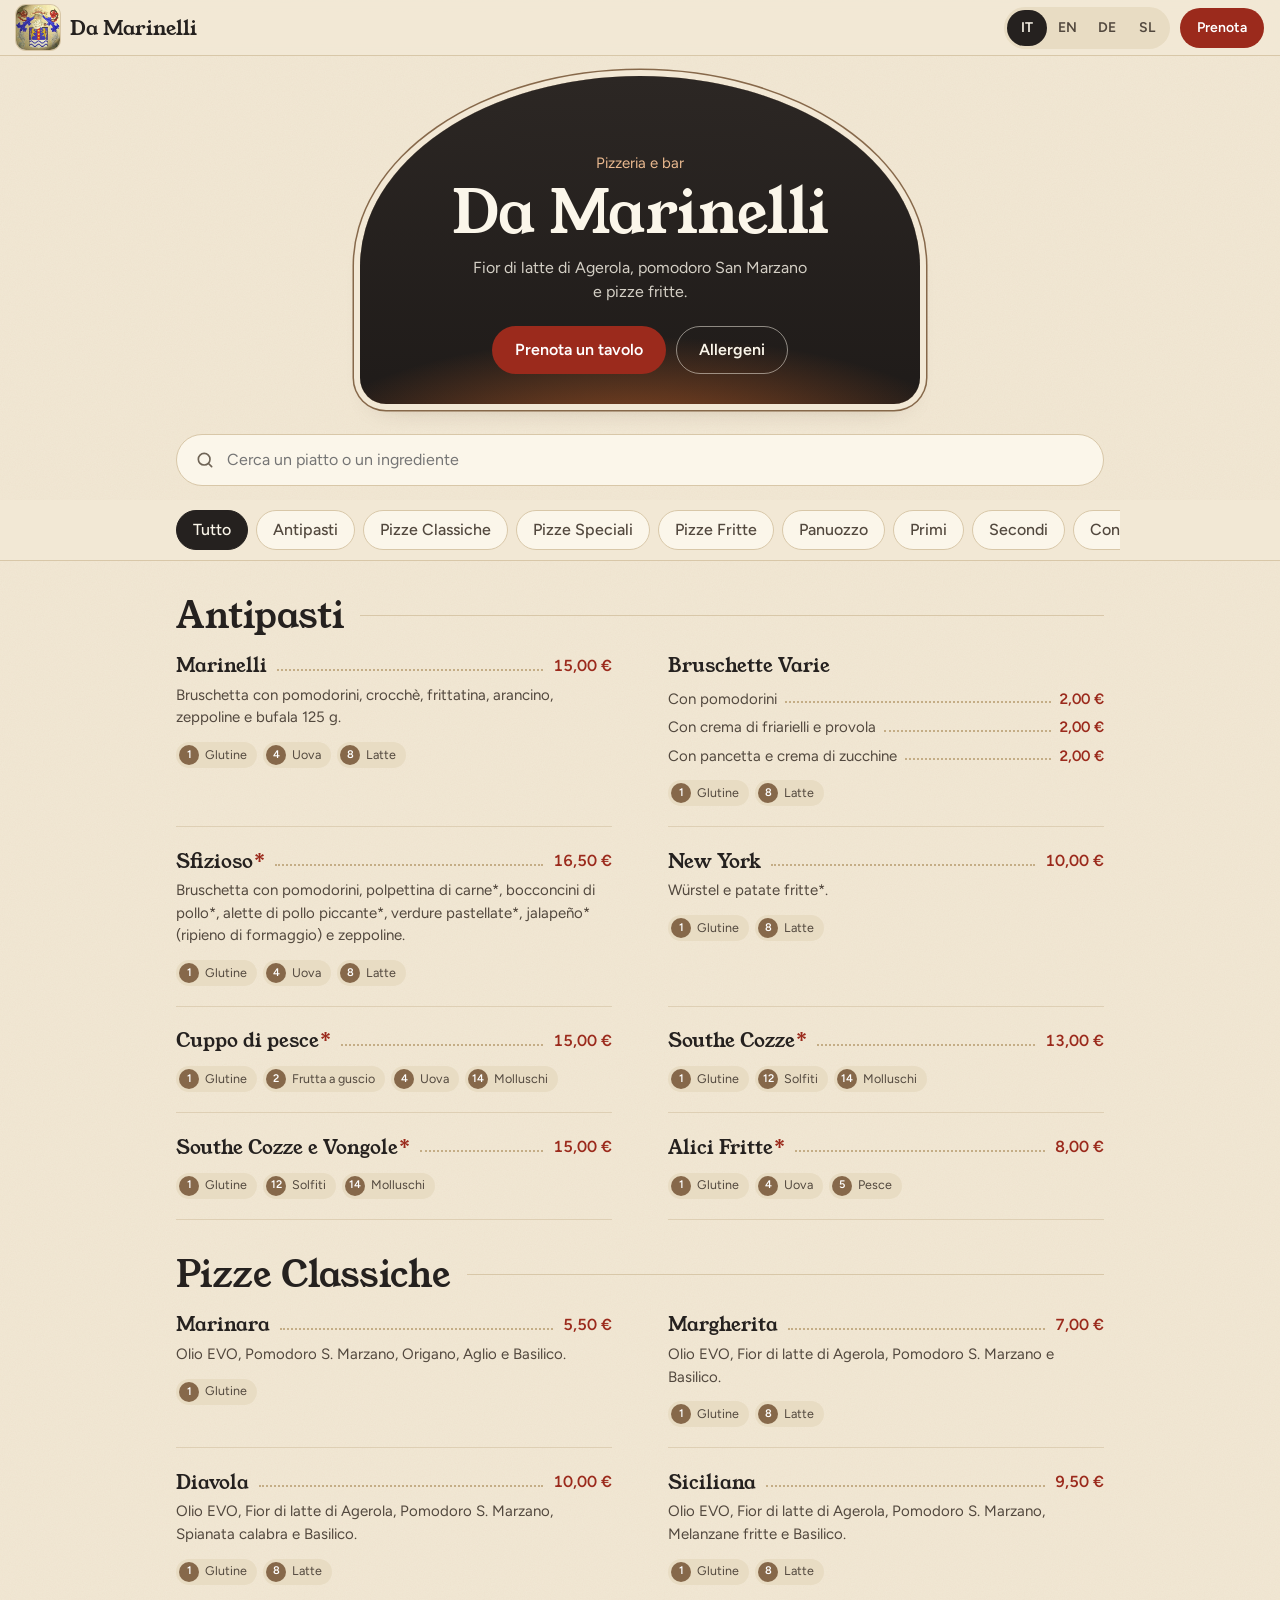
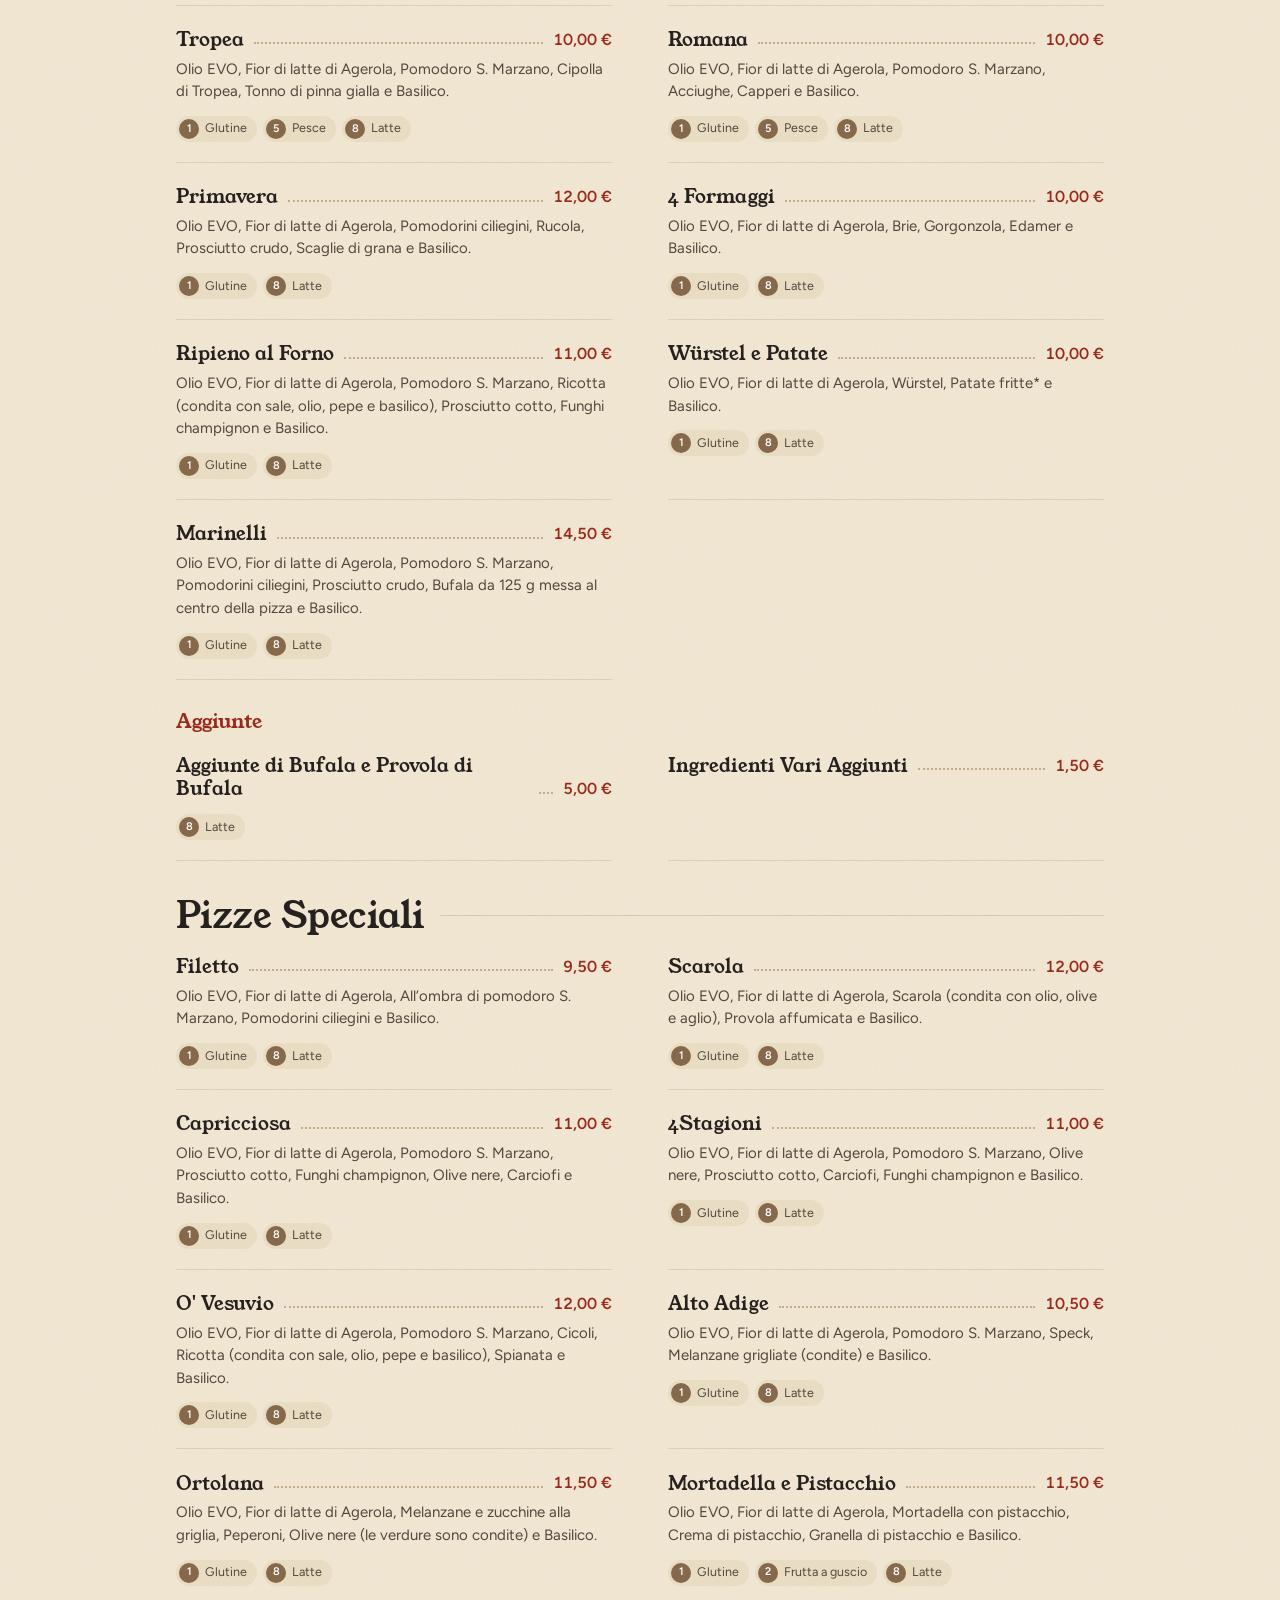
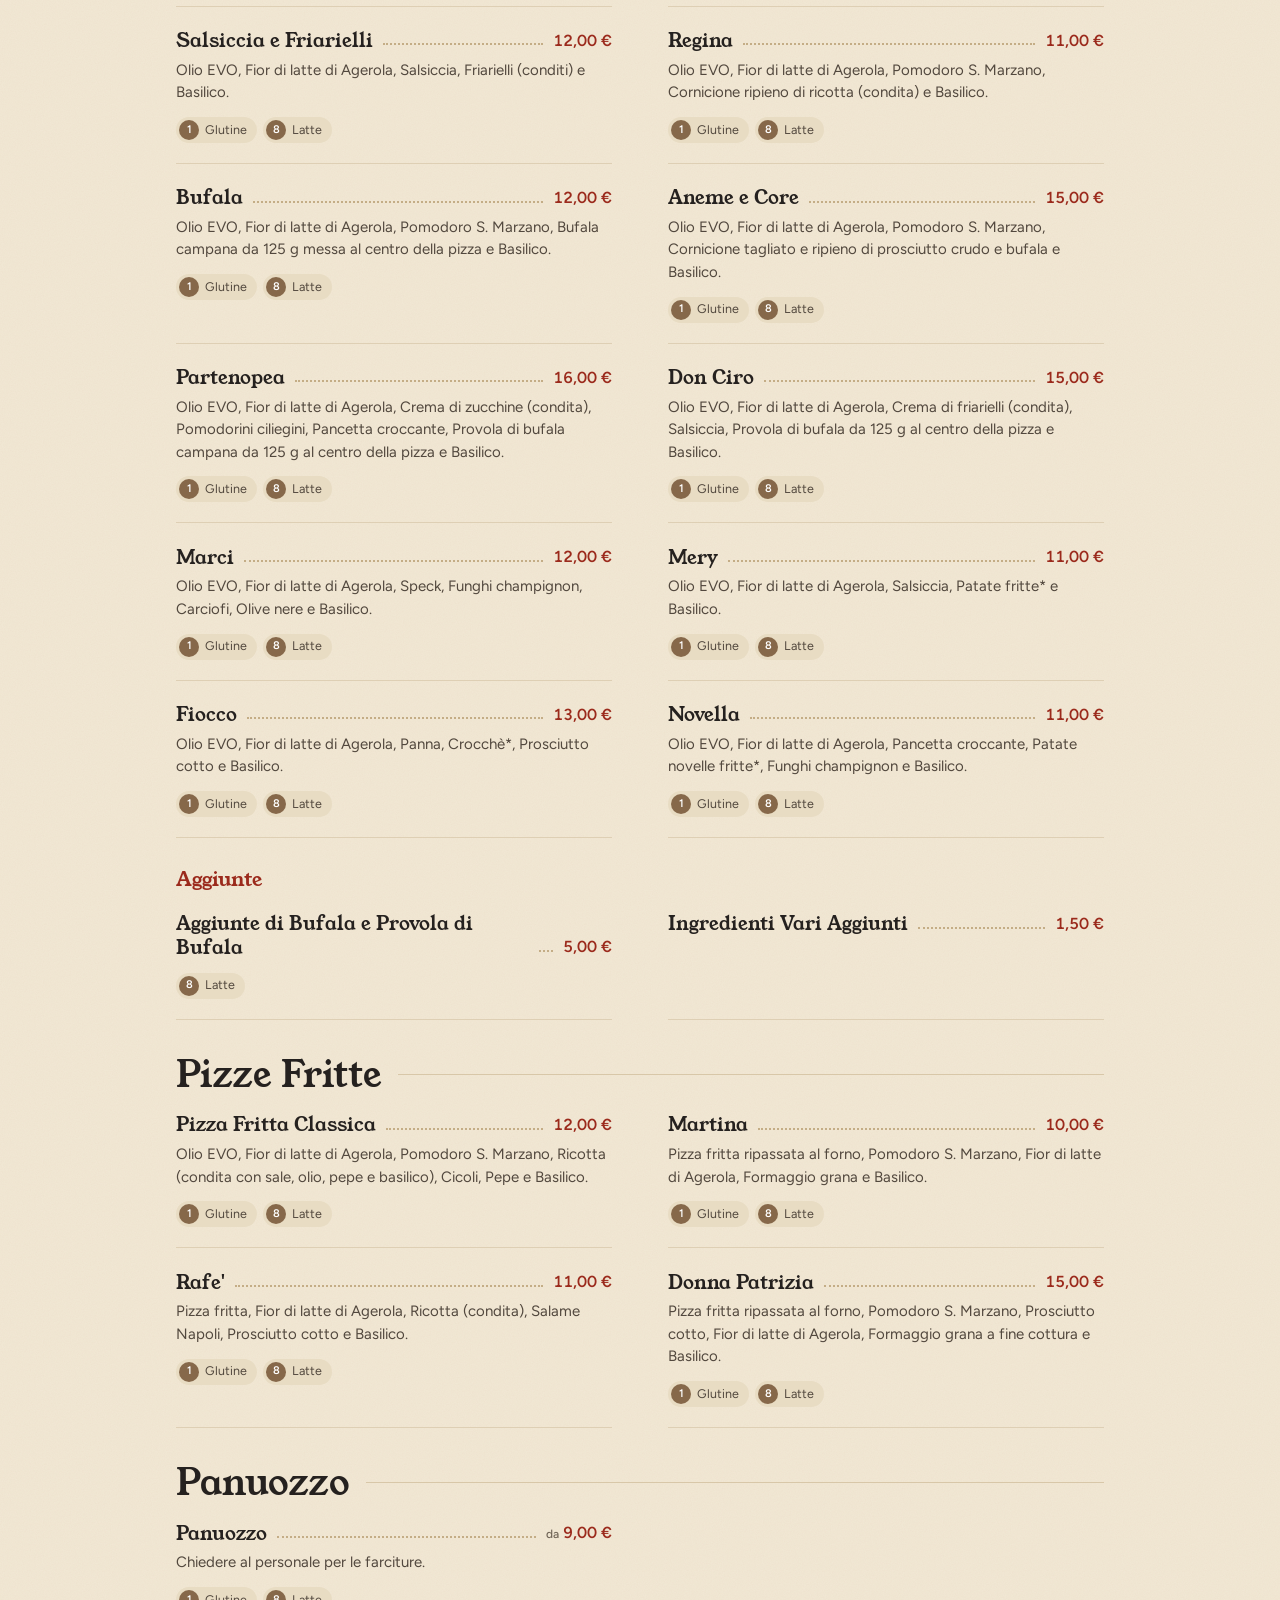
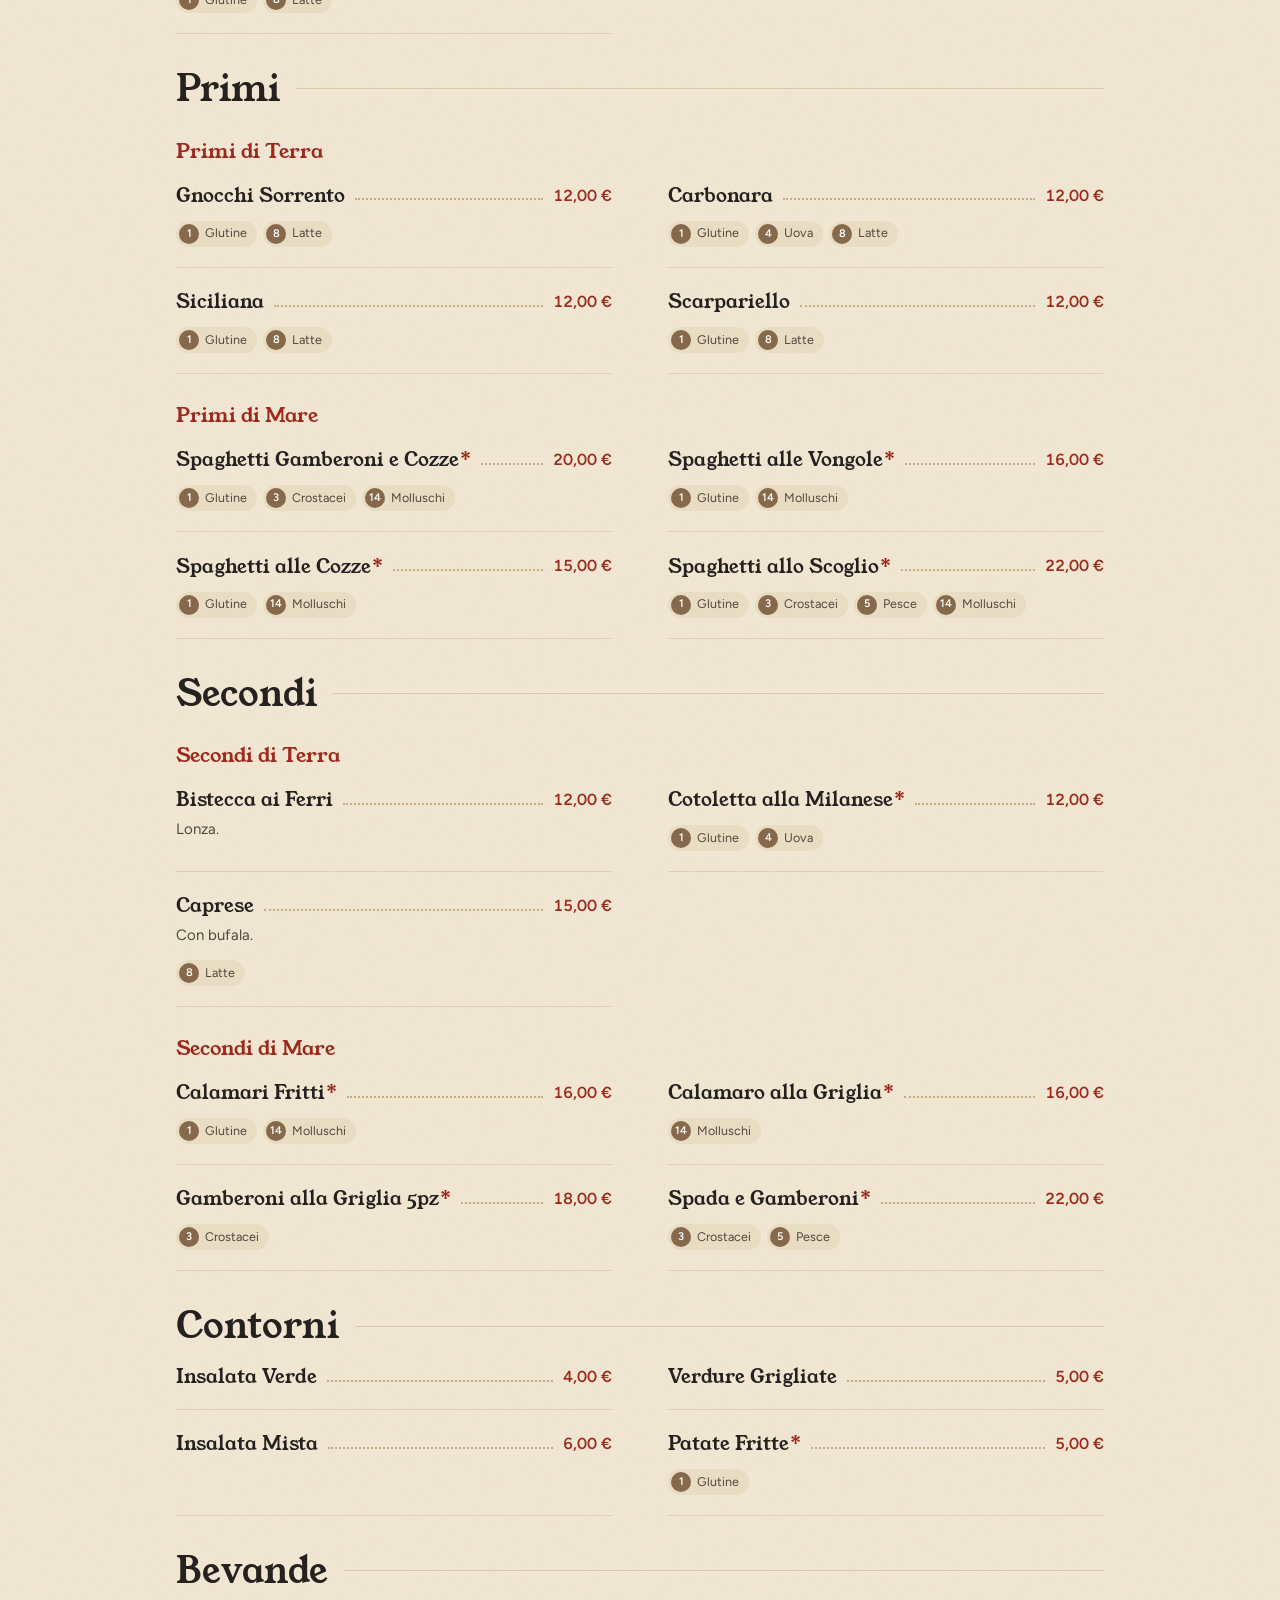
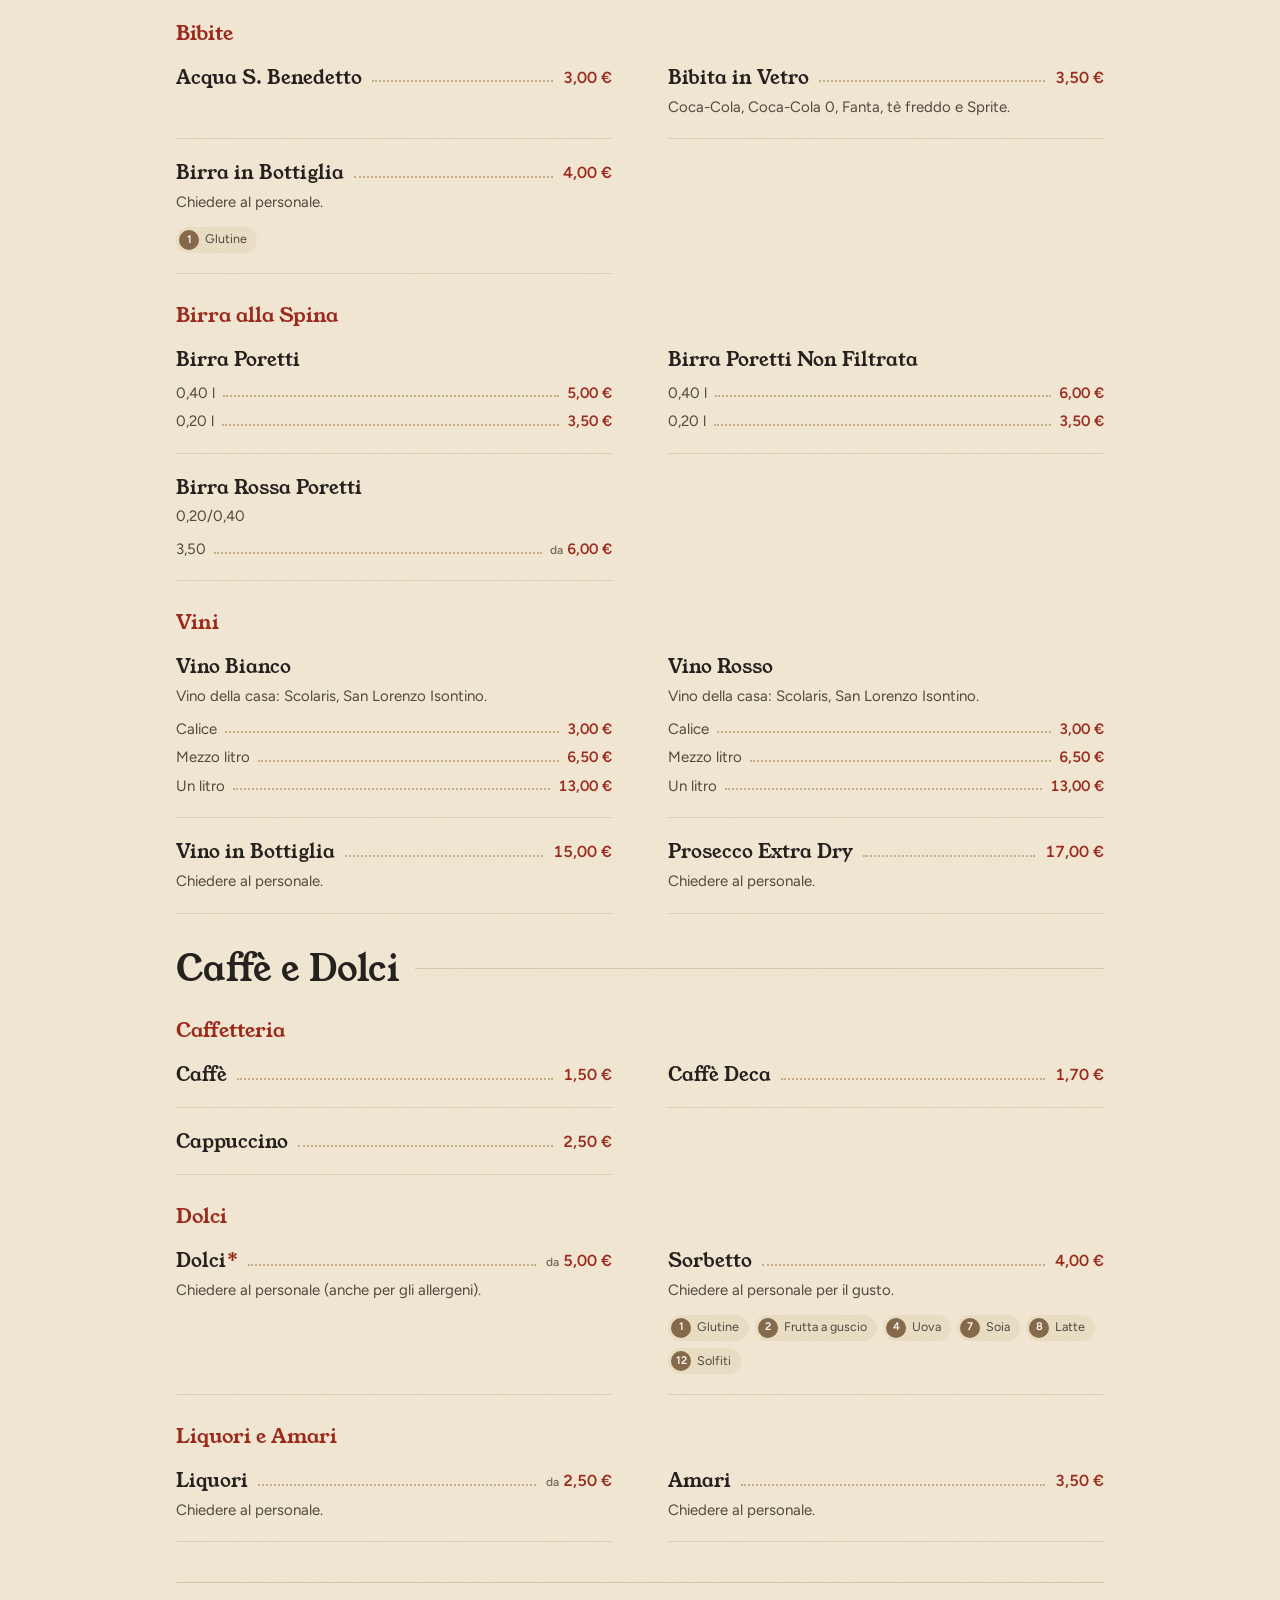
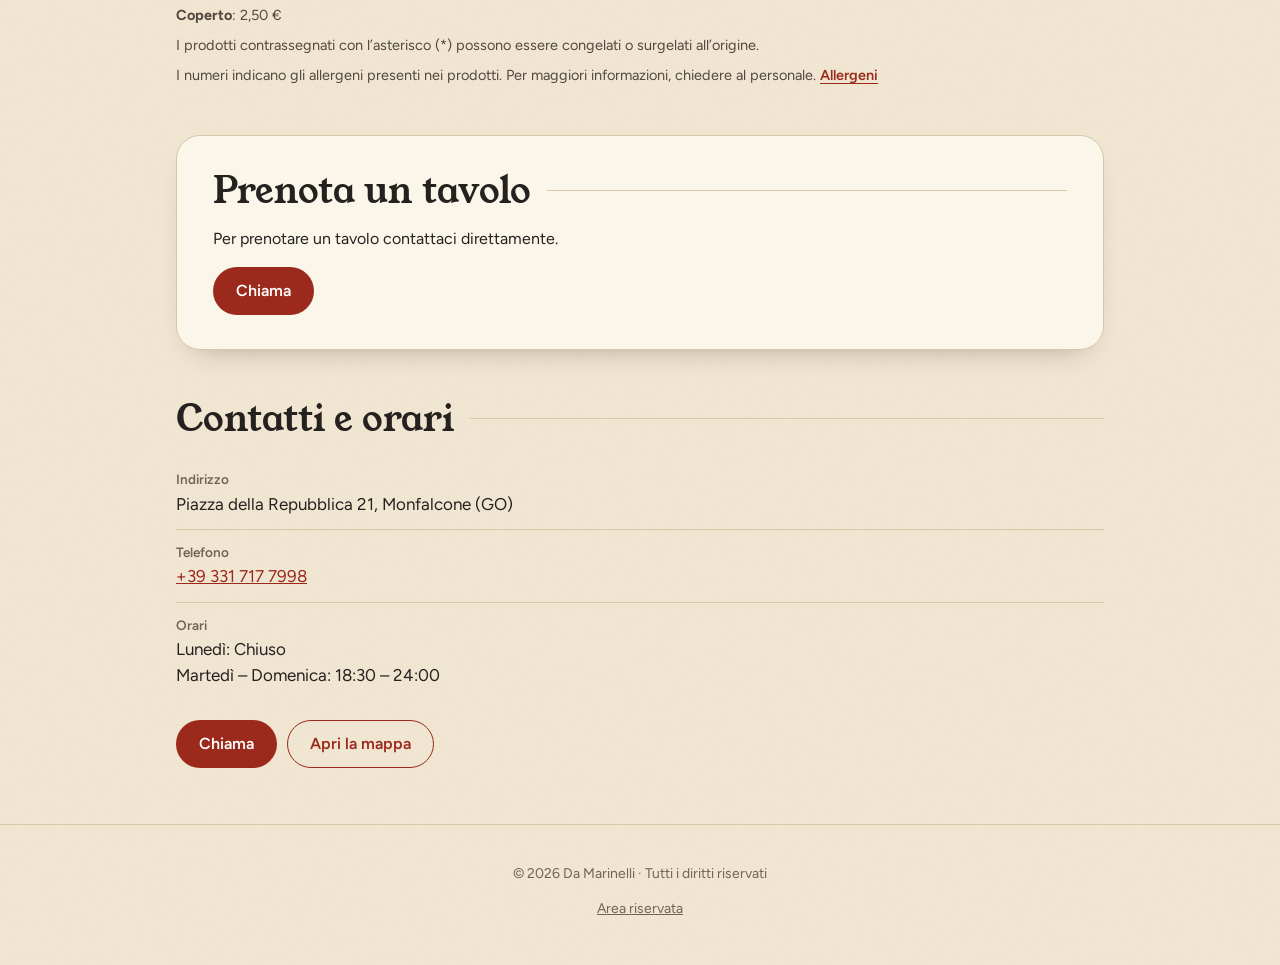
<file: index.html>
<!DOCTYPE html>
<html lang="it">
<head>
  <meta charset="utf-8">
  <meta name="viewport" content="width=device-width, initial-scale=1, viewport-fit=cover">
  <title>Da Marinelli — Menù</title>
  <meta name="description" content="Menù digitale di Da Marinelli: pizze, pizze fritte, primi, secondi, bevande e dolci. Italiano, English, Deutsch, Slovenščina.">
  <meta name="theme-color" content="#25211f">
  <link rel="preconnect" href="https://fonts.googleapis.com">
  <link rel="preconnect" href="https://fonts.gstatic.com" crossorigin>
  <link href="https://fonts.googleapis.com/css2?family=Figtree:wght@400;500;600&family=Young+Serif&display=swap" rel="stylesheet">
  <link rel="stylesheet" href="style.css">
</head>

<!-- data-page="menu" attiva la logica del menù pubblico in script.js -->
<body data-page="menu">
  <a class="skip" href="#menu">Vai al menù</a>

  <!-- ===== Barra superiore: logo, lingua, prenotazione ===== -->
  <header class="topbar" id="topbar">
    <a class="brand" href="#top" aria-label="Da Marinelli">
      <!-- Logo (stemma) a sinistra del nome. Il file è logo.jpg, nella stessa cartella -->
      <img class="brand-logo" src="logo.jpg" alt="" width="44" height="45">
      <span>Da Marinelli</span>
    </a>
    <div class="topbar-right">
      <!-- Selettore lingua: IT / EN / DE / SL -->
      <div class="lang" role="group" data-i18n-aria="langLabel" aria-label="Lingua">
        <button type="button" data-lang="it" aria-pressed="true">IT</button>
        <button type="button" data-lang="en" aria-pressed="false">EN</button>
        <button type="button" data-lang="de" aria-pressed="false">DE</button>
        <button type="button" data-lang="sl" aria-pressed="false">SL</button>
      </div>
      <a class="btn btn--primary" href="#prenota" data-i18n="bookShort">Prenota</a>
    </div>
  </header>

  <main id="top">
    <!-- ===== Hero ===== -->
    <section class="hero">
      <div class="hero-arch">
        <p class="hero-tag" data-i18n="brandTag">Pizzeria e bar</p>
        <h1>Da Marinelli</h1>
        <p class="hero-line" data-i18n="heroLine">Fior di latte di Agerola, pomodoro San Marzano e pizze fritte.</p>
        <div class="hero-cta">
          <a class="btn btn--primary" href="#prenota" data-i18n="bookCta">Prenota un tavolo</a>
          <button type="button" class="btn btn--light js-open-alg" data-i18n="allergensCta">Allergeni</button>
        </div>
      </div>
    </section>

    <!-- ===== Ricerca ===== -->
    <div class="container searchbar">
      <label class="search">
        <span class="visually-hidden" data-i18n="searchLabel">Cerca nel menù</span>
        <svg width="20" height="20" viewBox="0 0 24 24" fill="none" stroke="currentColor" stroke-width="2" stroke-linecap="round" aria-hidden="true"><circle cx="11" cy="11" r="7"/><path d="M20 20l-3.5-3.5"/></svg>
        <input id="q" type="search" autocomplete="off" enterkeyhint="search" data-i18n-ph="searchPh" placeholder="Cerca un piatto o un ingrediente">
        <button type="button" id="q-clear" class="icon-btn" hidden data-i18n-aria="clearSearch" aria-label="Cancella ricerca">&times;</button>
      </label>
    </div>

    <!-- ===== Filtri per categoria (si fissano sotto la barra superiore) ===== -->
    <nav class="chips-wrap" id="chips-wrap" data-i18n-aria="navLabel" aria-label="Categorie del menù">
      <ul class="chips" id="chips"></ul>
    </nav>

    <!-- ===== Menù (generato da script.js) ===== -->
    <div class="container">
      <div id="menu"></div>
      <p class="empty" id="empty" hidden data-i18n="noResults">Nessun piatto trovato. Prova con un’altra ricerca.</p>

      <aside class="notes" aria-label="Info">
        <p><strong data-i18n="cover">Coperto</strong>: <span id="cover-price"></span></p>
        <p data-i18n="frozenNote"></p>
        <p>
          <span data-i18n="allergenNote"></span>
          <button type="button" class="link js-open-alg" data-i18n="allergensCta">Allergeni</button>
        </p>
      </aside>
    </div>

    <!-- ===== Prenotazione ===== -->
    <section class="container section" id="prenota" aria-labelledby="book-title">
      <div class="panel">
        <h2 class="group-title" id="book-title" data-i18n="bookTitle">Prenota un tavolo</h2>
        <p class="muted" id="book-sub" data-i18n="bookSub"></p>

        <form id="book-form" novalidate>
          <div class="form-grid">
            <div class="field span-2">
              <label for="b-name" data-i18n="fName">Nome e cognome</label>
              <input class="input" id="b-name" autocomplete="name" required>
            </div>
            <div class="field span-2">
              <label for="b-phone" data-i18n="fPhone">Telefono</label>
              <input class="input" id="b-phone" type="tel" inputmode="tel" autocomplete="tel" required>
            </div>
            <div class="field">
              <label for="b-date" data-i18n="fDate">Data</label>
              <input class="input" id="b-date" type="date" required>
            </div>
            <div class="field">
              <label for="b-time" data-i18n="fTime">Orario</label>
              <input class="input" id="b-time" type="time" required>
            </div>
            <div class="field span-2 span-half">
              <label for="b-guests" data-i18n="fGuests">Persone</label>
              <input class="input" id="b-guests" type="number" min="1" max="20" inputmode="numeric" required>
            </div>
            <div class="field span-2">
              <label for="b-notes" data-i18n="fNotes">Note</label>
              <textarea class="input" id="b-notes" rows="3"></textarea>
            </div>
          </div>
          <p class="form-error" id="b-error" role="alert" hidden></p>
          <p style="margin:18px 0 0"><button class="btn btn--primary btn--block" type="submit" data-i18n="fSubmit">Invia richiesta</button></p>
        </form>

        <!-- Conferma dopo l'invio -->
        <div class="book-ok" id="book-ok" tabindex="-1" hidden>
          <h3 data-i18n="okTitle">Richiesta inviata</h3>
          <p data-i18n="okText"></p>
          <a class="btn btn--primary" id="book-wa" href="#" target="_blank" rel="noopener" hidden data-i18n="okWa">Invia anche su WhatsApp</a>
          <button type="button" class="btn btn--outline" id="book-again" data-i18n="okAgain">Nuova richiesta</button>
        </div>

        <!-- Prenotazioni online spente (ONLINE_BOOKINGS in script.js): al loro posto Chiama e WhatsApp -->
        <div id="book-off" hidden>
          <p data-i18n="bookingsOff"></p>
          <div class="actions">
            <a class="btn btn--primary" id="book-off-call" href="#" data-i18n="call">Chiama</a>
            <a class="btn btn--outline" id="book-off-wa" href="#" target="_blank" rel="noopener" hidden>WhatsApp</a>
          </div>
        </div>
      </div>
    </section>

    <!-- ===== Contatti e orari ===== -->
    <section class="container section" id="contatti" aria-labelledby="info-title">
      <h2 class="group-title" id="info-title" data-i18n="infoTitle">Contatti e orari</h2>
      <dl class="info" id="contact-list"></dl>
      <div class="actions" id="contact-actions"></div>
    </section>
  </main>

  <footer class="footer">
    <p>© <span id="year"></span> Da Marinelli · <span data-i18n="footerRights">Tutti i diritti riservati</span></p>
    <p><a href="admin.html" data-i18n="staffArea">Area riservata</a></p>
  </footer>

  <button type="button" class="to-top" id="to-top" hidden data-i18n-aria="toTop" aria-label="Torna su">
    <svg width="22" height="22" viewBox="0 0 24 24" fill="none" stroke="currentColor" stroke-width="2.2" stroke-linecap="round" stroke-linejoin="round" aria-hidden="true"><path d="M12 19V5M5 12l7-7 7 7"/></svg>
  </button>

  <!-- ===== Finestra allergeni ===== -->
  <dialog class="sheet" id="alg-dialog" aria-labelledby="alg-title">
    <div class="sheet-head">
      <h2 id="alg-title" data-i18n="allergensTitle">Allergeni e conservazione</h2>
      <button type="button" class="icon-btn" data-close data-i18n-aria="close" aria-label="Chiudi">&times;</button>
    </div>
    <div class="sheet-body">
      <p data-i18n="frozenNote"></p>
      <p data-i18n="allergenNote"></p>
      <ol class="alg-list" id="alg-list"></ol>
    </div>
  </dialog>

  <script src="script.js"></script>
</body>
</html>
</file>
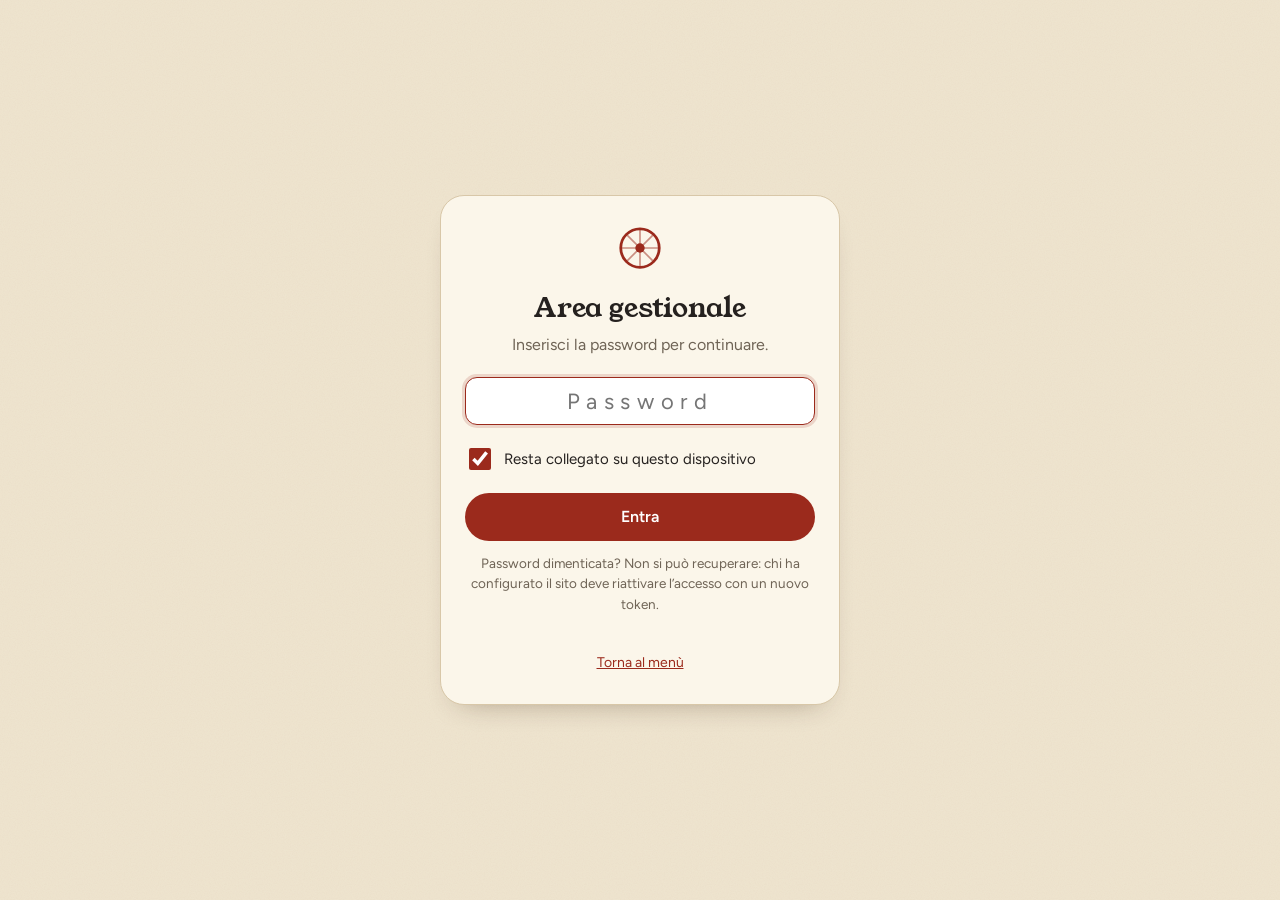
<file: admin.html>
<!DOCTYPE html>
<html lang="it">
<head>
  <meta charset="utf-8">
  <meta name="viewport" content="width=device-width, initial-scale=1, viewport-fit=cover">
  <meta name="robots" content="noindex, nofollow">
  <title>Da Marinelli — Area gestionale</title>
  <meta name="theme-color" content="#25211f">
  <link rel="preconnect" href="https://fonts.googleapis.com">
  <link rel="preconnect" href="https://fonts.gstatic.com" crossorigin>
  <link href="https://fonts.googleapis.com/css2?family=Figtree:wght@400;500;600&family=Young+Serif&display=swap" rel="stylesheet">
  <link rel="stylesheet" href="style.css">
</head>

<!--
  AREA GESTIONALE — lavora su una copia nel browser (localStorage) e, se collegata con un token GitHub,
  pubblica menù e impostazioni nel file data.json del repository: è quello che legge il menù dei clienti.
  Le prenotazioni restano solo in questo browser.
  PIN predefinito: 1234  (cambialo subito da Impostazioni).
  Accesso: prima dell'attivazione c'è un PIN controllato nel browser (tiene lontani i curiosi, nulla di più).
  Una volta attivata la pubblicazione, l'accesso è con una password: il token GitHub sta nel repository
  (admin-key.json) cifrato con quella password, e si sblocca solo digitandola.
-->
<body data-page="admin">

  <!-- ===================== ACCESSO ===================== -->
  <main class="adm-login" id="login-view">
    <form class="adm-login-card" id="login-form" novalidate>
      <svg viewBox="0 0 32 32" width="44" height="44" aria-hidden="true">
        <circle cx="16" cy="16" r="14" fill="none" stroke="currentColor" stroke-width="2"/>
        <path d="M16 2v28M2 16h28M6.1 6.1l19.8 19.8M25.9 6.1L6.1 25.9" stroke="currentColor" stroke-width="1.2" opacity=".5"/>
        <circle cx="16" cy="16" r="3.4" fill="currentColor"/>
      </svg>
      <h1>Area gestionale</h1>
      <p id="login-hint">Inserisci il PIN per continuare.</p>
      <div class="field">
        <label class="visually-hidden" for="pin" id="pin-label">PIN</label>
        <input class="input" id="pin" type="password" inputmode="numeric" autocomplete="current-password" maxlength="12" placeholder="••••" autofocus>
      </div>
      <label class="check" id="login-remember" hidden style="margin-top:10px"><input type="checkbox" id="remember" checked> Resta collegato su questo dispositivo</label>
      <p class="form-error" id="login-err" role="alert" hidden></p>
      <button class="btn btn--primary btn--block" type="submit" style="margin-top:14px">Entra</button>
      <p class="hint" id="login-forgot" hidden style="margin-top:12px">Password dimenticata? Non si può recuperare: chi ha configurato il sito deve riattivare l’accesso con un nuovo token.</p>
      <a class="back" href="index.html">Torna al menù</a>
    </form>
  </main>

  <!-- ===================== APP ===================== -->
  <div id="app-view" hidden>
    <header class="adm-top">
      <div class="adm-brand">
        <svg viewBox="0 0 32 32" width="28" height="28" aria-hidden="true">
          <circle cx="16" cy="16" r="14" fill="none" stroke="currentColor" stroke-width="2"/>
          <path d="M16 2v28M2 16h28M6.1 6.1l19.8 19.8M25.9 6.1L6.1 25.9" stroke="currentColor" stroke-width="1.2" opacity=".5"/>
          <circle cx="16" cy="16" r="3.4" fill="currentColor"/>
        </svg>
        <div><strong>Da Marinelli</strong><small>Area gestionale</small></div>
      </div>
      <div class="adm-top-actions">
        <a class="btn btn--light btn--sm" href="index.html" target="_blank" rel="noopener">Vedi menù</a>
        <button class="btn btn--light btn--sm" type="button" id="logout">Esci</button>
      </div>
    </header>

    <div class="adm-notices" id="notices"></div>

    <nav class="adm-tabs" role="tablist" aria-label="Sezioni">
      <button class="adm-tab" role="tab" type="button" data-tab="bookings" aria-selected="true">Prenotazioni<span class="count" id="count-pending" hidden></span></button>
      <button class="adm-tab" role="tab" type="button" data-tab="menu" aria-selected="false">Menù</button>
      <button class="adm-tab" role="tab" type="button" data-tab="settings" aria-selected="false">Impostazioni</button>
    </nav>

    <main class="adm-main">

      <!-- ---------- PRENOTAZIONI ---------- -->
      <section id="tab-bookings" role="tabpanel">
        <p class="hint">Le prenotazioni, comprese quelle inserite a mano, restano solo su questo browser: non vengono pubblicate online.</p>
        <div class="stats">
          <div class="stat"><b id="st-today">0</b><span>Oggi</span></div>
          <div class="stat"><b id="st-pending">0</b><span>Da confermare</span></div>
          <div class="stat"><b id="st-confirmed">0</b><span>Confermate (prossime)</span></div>
        </div>

        <div class="toolbar-row">
          <div class="field">
            <label for="bk-q">Cerca</label>
            <input class="input" id="bk-q" type="search" placeholder="Nome, telefono, note">
          </div>
          <div class="field">
            <label for="bk-status">Stato</label>
            <select class="input" id="bk-status">
              <option value="">Tutti</option>
              <option value="pending">In attesa</option>
              <option value="confirmed">Confermate</option>
              <option value="declined">Rifiutate</option>
              <option value="cancelled">Annullate</option>
            </select>
          </div>
          <div class="field">
            <label for="bk-period">Periodo</label>
            <select class="input" id="bk-period">
              <option value="upcoming">Da oggi in poi</option>
              <option value="past">Passate</option>
              <option value="all">Tutte</option>
            </select>
          </div>
          <button class="btn btn--primary" type="button" id="bk-new">Nuova prenotazione</button>
        </div>

        <div id="bk-list"></div>
      </section>

      <!-- ---------- MENÙ ---------- -->
      <section id="tab-menu" role="tabpanel" hidden>
        <div class="toolbar-row">
          <div class="field">
            <label for="mi-q">Cerca piatto</label>
            <input class="input" id="mi-q" type="search" placeholder="Nome o ingrediente">
          </div>
          <div class="field">
            <label for="mi-cat">Categoria</label>
            <select class="input" id="mi-cat"></select>
          </div>
          <button class="btn btn--primary" type="button" id="mi-new">Nuovo piatto</button>
        </div>
        <p class="hint">Usa l’interruttore per segnare un piatto come non disponibile: resta nel menù ma appare in grigio.</p>
        <div id="mi-list"></div>
      </section>

      <!-- ---------- IMPOSTAZIONI ---------- -->
      <section id="tab-settings" role="tabpanel" hidden>
        <form class="card" id="set-form" novalidate>
          <h3>Contatti e orari</h3>
          <p>Compaiono nel menù pubblico, nella sezione contatti.</p>
          <div class="form-grid">
            <div class="field"><label for="s-phone">Telefono</label><input class="input" id="s-phone" type="tel" inputmode="tel"></div>
            <div class="field"><label for="s-wa">Numero WhatsApp</label><input class="input" id="s-wa" type="tel" inputmode="tel" placeholder="+39 333 1234567"></div>
            <div class="field"><label for="s-email">Email</label><input class="input" id="s-email" type="email"></div>
            <div class="field"><label for="s-map">Link Google Maps (facoltativo)</label><input class="input" id="s-map" type="url" placeholder="https://maps.google.com/…"></div>
            <div class="field span-2"><label for="s-address">Indirizzo</label><input class="input" id="s-address"></div>
            <div class="field span-2"><label for="s-hours-it">Orari — italiano</label><textarea class="input" id="s-hours-it" rows="3"></textarea></div>
            <div class="field span-2"><label for="s-hours-en">Orari — inglese</label><textarea class="input" id="s-hours-en" rows="3"></textarea></div>
            <div class="field span-2"><label for="s-hours-de">Orari — tedesco</label><textarea class="input" id="s-hours-de" rows="3"></textarea></div>
            <div class="field span-2"><label for="s-hours-sl">Orari — sloveno</label><textarea class="input" id="s-hours-sl" rows="3"></textarea></div>
          </div>

          <h3 style="margin-top:22px">Sala e prenotazioni</h3>
          <div class="form-grid" style="margin-top:10px">
            <div class="field"><label for="s-coperto">Coperto (€)</label><input class="input" id="s-coperto" inputmode="decimal"></div>
            <div class="field"><label for="s-maxguests">Persone massime per richiesta online</label><input class="input" id="s-maxguests" type="number" min="1" max="99" inputmode="numeric"></div>
            <label class="check span-2"><input type="checkbox" id="s-bookings"> Accetta richieste di prenotazione dal menù online</label>
            <p class="hint span-2" id="s-bookings-hint" hidden>Spento per tutti i clienti: finché il sito non ha un database online, le richieste inviate resterebbero nel loro telefono e non arriverebbero qui. Le prenotazioni telefoniche puoi comunque inserirle a mano nella scheda Prenotazioni.</p>
          </div>
          <p class="form-error" id="set-err" role="alert" hidden></p>
          <div class="card-actions"><button class="btn btn--primary" type="submit">Salva impostazioni</button></div>
        </form>

        <div class="card" id="pub-card">
          <h3>Pubblicazione online</h3>
          <p id="pub-status"></p>
          <div id="pub-connected" hidden>
            <div class="card-actions">
              <button class="btn btn--primary" type="button" id="pub-now">Pubblica ora</button>
              <button class="btn btn--outline" type="button" id="pub-pull">Ricarica da online</button>
              <button class="btn btn--outline" type="button" id="gh-disconnect">Esci da questo dispositivo</button>
            </div>
          </div>
          <details class="how" id="pub-setup">
            <summary id="pub-setup-sum">Attiva la pubblicazione online</summary>
            <form id="pub-form" novalidate>
              <div class="form-grid" style="margin-top:12px">
                <div class="field span-2"><label for="gh-token" id="gh-token-label">Token GitHub</label><input class="input" id="gh-token" type="password" autocomplete="off" spellcheck="false" placeholder="github_pat_…"></div>
                <div class="field"><label for="gh-pass">Password dell’area gestionale</label><input class="input" id="gh-pass" type="password" autocomplete="new-password"></div>
                <div class="field"><label for="gh-pass2">Ripeti la password</label><input class="input" id="gh-pass2" type="password" autocomplete="new-password"></div>
              </div>
              <p class="hint">Almeno 10 caratteri e non solo numeri: meglio una frase facile da ricordare. È l’unica cosa che i proprietari devono sapere e sostituisce il PIN. Il token viene salvato cifrato con questa password: senza password non si può usare.</p>
              <p class="form-error" id="gh-err" role="alert" hidden></p>
              <div class="card-actions"><button class="btn btn--primary" type="submit" id="gh-save">Attiva</button></div>
              <p class="hint" style="margin-top:16px"><b>Come creo il token (una volta sola):</b></p>
              <ol class="steps">
                <li>Apri <a href="https://github.com/settings/personal-access-tokens/new?name=Da+Marinelli+menu&amp;description=Pubblica+il+menu+dall%27area+gestionale&amp;target_name=Menugestionale2026&amp;expires_in=365&amp;contents=write" target="_blank" rel="noopener">Crea token su GitHub</a> (accedi con l’account del locale). Nome e permessi sono già compilati.</li>
                <li>In «Repository access» scegli <b>Only select repositories</b> e seleziona <b>da-marinelli</b>.</li>
                <li>Premi <b>Generate token</b>, copia il codice che inizia con <code>github_pat_</code> e incollalo qui sopra.</li>
              </ol>
            </form>
          </details>
        </div>

        <form class="card" id="pin-form" novalidate>
          <h3>Cambia PIN</h3>
          <p>Da 4 a 8 cifre.</p>
          <div class="form-grid">
            <div class="field span-2"><label for="pin-old">PIN attuale</label><input class="input" id="pin-old" type="password" inputmode="numeric" autocomplete="current-password"></div>
            <div class="field"><label for="pin-new">Nuovo PIN</label><input class="input" id="pin-new" type="password" inputmode="numeric" autocomplete="new-password" maxlength="8"></div>
            <div class="field"><label for="pin-new2">Ripeti il nuovo PIN</label><input class="input" id="pin-new2" type="password" inputmode="numeric" autocomplete="new-password" maxlength="8"></div>
          </div>
          <p class="form-error" id="pin-err" role="alert" hidden></p>
          <div class="card-actions"><button class="btn btn--primary" type="submit">Aggiorna PIN</button></div>
        </form>

        <div class="card">
          <h3>Copia di sicurezza</h3>
          <p>Menù e impostazioni si pubblicano online (se sei collegato); le prenotazioni restano solo in questo browser. Scarica una copia ogni tanto: puoi ripristinarla qui o su un altro dispositivo.</p>
          <div class="card-actions">
            <button class="btn btn--outline" type="button" id="export">Scarica copia (JSON)</button>
            <button class="btn btn--outline" type="button" id="import-btn">Ripristina da file</button>
            <input type="file" id="import-file" accept="application/json,.json" hidden>
            <button class="btn btn--danger" type="button" id="menu-reset">Ripristina menù originale</button>
          </div>
        </div>
      </section>
    </main>
  </div>

  <!-- ===================== FINESTRE ===================== -->

  <!-- Prenotazione -->
  <dialog class="modal" id="booking-dialog" aria-labelledby="bf-title">
    <div class="modal-head">
      <h2 id="bf-title">Prenotazione</h2>
      <button type="button" class="icon-btn" data-close aria-label="Chiudi">&times;</button>
    </div>
    <div class="modal-body">
      <form id="booking-form" novalidate>
        <div class="form-grid">
          <div class="field span-2"><label for="bf-name">Nome e cognome</label><input class="input" id="bf-name" autocomplete="off"></div>
          <div class="field span-2"><label for="bf-phone">Telefono</label><input class="input" id="bf-phone" type="tel" inputmode="tel" autocomplete="off"></div>
          <div class="field"><label for="bf-date">Data</label><input class="input" id="bf-date" type="date"></div>
          <div class="field"><label for="bf-time">Orario</label><input class="input" id="bf-time" type="time"></div>
          <div class="field"><label for="bf-guests">Persone</label><input class="input" id="bf-guests" type="number" min="1" max="99" inputmode="numeric"></div>
          <div class="field">
            <label for="bf-status">Stato</label>
            <select class="input" id="bf-status">
              <option value="pending">In attesa</option>
              <option value="confirmed">Confermata</option>
              <option value="declined">Rifiutata</option>
              <option value="cancelled">Annullata</option>
            </select>
          </div>
          <div class="field span-2"><label for="bf-notes">Note</label><textarea class="input" id="bf-notes" rows="3"></textarea></div>
        </div>
        <p class="form-error" id="bf-err" role="alert" hidden></p>
      </form>
    </div>
    <div class="modal-foot">
      <button type="button" class="btn btn--outline" data-close>Annulla</button>
      <button type="submit" class="btn btn--primary" form="booking-form">Salva</button>
    </div>
  </dialog>

  <!-- Piatto -->
  <dialog class="modal" id="item-dialog" aria-labelledby="f-title">
    <div class="modal-head">
      <h2 id="f-title">Piatto</h2>
      <button type="button" class="icon-btn" data-close aria-label="Chiudi">&times;</button>
    </div>
    <div class="modal-body">
      <form id="item-form" novalidate>
        <div class="field">
          <label for="f-cat">Categoria</label>
          <select class="input" id="f-cat"></select>
        </div>

        <div class="field">
          <span class="label">Testi nelle quattro lingue</span>
          <div class="lang-tabs" role="tablist" aria-label="Lingua dei testi">
            <button type="button" class="ltab" role="tab" data-ltab="it" aria-selected="true">IT</button>
            <button type="button" class="ltab" role="tab" data-ltab="en" aria-selected="false">EN</button>
            <button type="button" class="ltab" role="tab" data-ltab="de" aria-selected="false">DE</button>
            <button type="button" class="ltab" role="tab" data-ltab="sl" aria-selected="false">SL</button>
          </div>
        </div>
        <div class="field">
          <label for="f-name">Nome del piatto</label>
          <input class="input" id="f-name" autocomplete="off">
        </div>
        <div class="field">
          <label for="f-desc">Ingredienti / descrizione</label>
          <textarea class="input" id="f-desc" rows="4"></textarea>
          <p class="hint">Se lasci vuoto EN, DE o SL, il menù mostra il testo italiano.</p>
        </div>

        <div class="field">
          <span class="label">Prezzo</span>
          <div class="price-rows" id="f-prices"></div>
          <div><button type="button" class="btn btn--outline btn--sm" id="f-add-price">Aggiungi un altro prezzo</button></div>
          <p class="hint">Un solo prezzo: lascia vuota l’etichetta. Più prezzi (es. calice, mezzo litro): scrivi un’etichetta per ognuno. Senza prezzo il menù mostra «su richiesta».</p>
          <label class="check"><input type="checkbox" id="f-from"> Mostra «da» davanti al prezzo (a partire da)</label>
        </div>

        <div class="field">
          <span class="label">Allergeni presenti</span>
          <div class="alg-grid" id="f-algs"></div>
        </div>

        <label class="check"><input type="checkbox" id="f-frozen"> Può essere congelato o surgelato all’origine (mostra l’asterisco *)</label>
        <label class="check"><input type="checkbox" id="f-avail"> Disponibile</label>

        <p class="form-error" id="f-err" role="alert" hidden></p>
      </form>
    </div>
    <div class="modal-foot">
      <button type="button" class="btn btn--danger" id="f-delete">Elimina</button>
      <span class="spacer"></span>
      <button type="button" class="btn btn--outline" data-close>Annulla</button>
      <button type="submit" class="btn btn--primary" form="item-form">Salva</button>
    </div>
  </dialog>

  <!-- Conferma -->
  <dialog class="confirm" id="confirm-dialog" aria-labelledby="confirm-msg">
    <p id="confirm-msg"></p>
    <form method="dialog">
      <button class="btn btn--outline btn--sm" value="cancel">Annulla</button>
      <button class="btn btn--primary btn--sm" id="confirm-ok" value="ok">Conferma</button>
    </form>
  </dialog>

  <div class="toasts" id="toasts" aria-live="polite"></div>

  <script src="script.js"></script>
  <script>
  /* =====================================================================
     LOGICA DELL'AREA GESTIONALE
     Usa window.MarinelliCore (definito in script.js) per leggere e
     scrivere menù, prenotazioni e impostazioni in localStorage.
     ===================================================================== */
  (function () {
    'use strict';
    const C = window.MarinelliCore;
    const $ = (s, r) => (r || document).querySelector(s);
    const $$ = (s, r) => Array.prototype.slice.call((r || document).querySelectorAll(s));
    const esc = C.esc;
    const norm = (s) => String(s || '').toLowerCase().normalize('NFD').replace(/[\u0300-\u036f]/g, '');
    const AUTH_KEY = 'marinelli.auth';
    const TAB_KEY = 'marinelli.tab';

    /* ---------- utilità interfaccia ---------- */
    function openDialog(d) {
      if (typeof d.showModal === 'function') { if (!d.open) d.showModal(); }
      else d.setAttribute('open', '');
    }
    function closeDialog(d) {
      if (typeof d.close === 'function') d.close();
      else d.removeAttribute('open');
    }
    function toast(msg, isErr) {
      const n = document.createElement('div');
      n.className = 'toast' + (isErr ? ' toast--err' : '');
      n.textContent = msg;
      $('#toasts').appendChild(n);
      setTimeout(() => n.remove(), 3200);
    }
    function showErr(sel, msg) {
      const e = $(sel);
      e.textContent = msg;
      e.hidden = false;
      return false;
    }
    function confirmBox(message, okLabel, danger) {
      const d = $('#confirm-dialog');
      if (typeof d.showModal !== 'function') return Promise.resolve(window.confirm(message));
      return new Promise((resolve) => {
        $('#confirm-msg').textContent = message;
        const ok = $('#confirm-ok');
        ok.textContent = okLabel || 'Conferma';
        ok.classList.toggle('btn--danger', !!danger);
        ok.classList.toggle('btn--primary', !danger);
        d.returnValue = '';
        const onClose = () => { d.removeEventListener('close', onClose); resolve(d.returnValue === 'ok'); };
        d.addEventListener('close', onClose);
        d.showModal();
      });
    }
    function download(filename, text) {
      const blob = new Blob([text], { type: 'application/json' });
      const url = URL.createObjectURL(blob);
      const a = document.createElement('a');
      a.href = url; a.download = filename;
      document.body.appendChild(a); a.click(); a.remove();
      setTimeout(() => URL.revokeObjectURL(url), 1500);
    }

    document.addEventListener('click', (e) => {
      const c = e.target.closest('[data-close]');
      if (c) closeDialog(c.closest('dialog'));
    });

    /* =================================================================
       ACCESSO CON PIN
       ================================================================= */
    // Autenticato = token sbloccato su questo dispositivo, oppure (prima di attivare la password) PIN inserito in questa sessione
    const isAuthed = () => !!C.getToken() || (function () { try { return sessionStorage.getItem(AUTH_KEY) === '1'; } catch (e) { return false; } })();
    let fails = 0, lockUntil = 0;
    let keyMode = false; // true = l'accesso è con la password (c'è admin-key.json online)

    function setLoginMode(k) {
      keyMode = !!k;
      $('#login-hint').textContent = keyMode ? 'Inserisci la password per continuare.' : 'Inserisci il PIN per continuare.';
      $('#pin-label').textContent = keyMode ? 'Password' : 'PIN';
      const inp = $('#pin');
      inp.maxLength = keyMode ? 128 : 12;
      inp.setAttribute('inputmode', keyMode ? 'text' : 'numeric');
      inp.placeholder = keyMode ? 'Password' : '••••';
      $('#login-remember').hidden = !keyMode;
      $('#login-forgot').hidden = !keyMode;
    }
    function showLogin() {
      $('#app-view').hidden = true;
      $('#login-view').hidden = false;
      $('#pin').value = '';
      C.fetchKeyFile().then(setLoginMode);
      $('#pin').focus();
    }

    $('#login-form').addEventListener('submit', async (e) => {
      e.preventDefault();
      const now = Date.now();
      if (now < lockUntil) return showErr('#login-err', 'Troppi tentativi. Riprova tra ' + Math.ceil((lockUntil - now) / 1000) + ' secondi.');
      const btn = $('#login-form button[type="submit"]');
      btn.disabled = true;
      let ok = false, msg = 'PIN errato.';
      try {
        const k = await C.fetchKeyFile();
        setLoginMode(k);
        if (k) {
          const r = await C.unlock($('#pin').value, $('#remember').checked);
          ok = r.ok;
          msg = r.reason === 'crypto' ? 'Questo browser non supporta l’accesso con password: aggiornalo.' : 'Password errata.';
        } else {
          ok = C.checkPin($('#pin').value);
        }
      } finally {
        btn.disabled = false;
      }
      if (ok) {
        try { sessionStorage.setItem(AUTH_KEY, '1'); } catch (err) { /* ignora */ }
        fails = 0;
        $('#login-err').hidden = true;
        $('#pin').value = '';
        enter();
      } else {
        fails++;
        if (fails >= 5) { lockUntil = Date.now() + 30000; fails = 0; showErr('#login-err', 'Troppi tentativi. Riprova tra 30 secondi.'); }
        else showErr('#login-err', msg);
        $('#pin').value = '';
        $('#pin').focus();
      }
    });

    $('#logout').addEventListener('click', () => {
      try { sessionStorage.removeItem(AUTH_KEY); } catch (e) { /* ignora */ }
      C.disconnect(); // il token non resta su questo dispositivo
      showLogin();
    });

    // Se nel frattempo è stata attivata la password e qui manca il token, si torna al login
    async function enter() {
      const k = await C.fetchKeyFile();
      if (k && !C.getToken()) { try { sessionStorage.removeItem(AUTH_KEY); } catch (e) { /* ignora */ } return showLogin(); }
      showApp();
    }

    function showApp() {
      $('#login-view').hidden = true;
      $('#app-view').hidden = false;
      renderNotices();
      renderBookings();
      renderMenuList();
      let tab = 'bookings';
      try { tab = sessionStorage.getItem(TAB_KEY) || 'bookings'; } catch (e) { /* ignora */ }
      selectTab(tab);
      renderPubCard();
      C.syncFromRemote().then(refreshAll);
    }

    /* =================================================================
       SCHEDE E AVVISI
       ================================================================= */
    function selectTab(name) {
      ['bookings', 'menu', 'settings'].forEach((n) => {
        $('#tab-' + n).hidden = n !== name;
        $('.adm-tab[data-tab="' + n + '"]').setAttribute('aria-selected', String(n === name));
      });
      try { sessionStorage.setItem(TAB_KEY, name); } catch (e) { /* ignora */ }
      if (name === 'settings') fillSettings();
    }
    $$('.adm-tab').forEach((b) => b.addEventListener('click', () => selectTab(b.getAttribute('data-tab'))));

    function publishNotice(ps) {
      const btn = (act, label) => '<button class="btn btn--sm btn--outline" type="button" data-pub="' + act + '">' + label + '</button>';
      switch (ps.kind) {
        case 'local':
          return '<div class="notice notice--warn"><span>La pubblicazione online non è attiva: le modifiche restano solo su questo browser e i clienti non le vedono.</span><button class="btn btn--sm btn--outline" type="button" data-goto="settings">Attiva</button></div>';
        case 'pending':
          return '<div class="notice notice--info"><span>Modifiche da pubblicare…</span></div>';
        case 'saving':
          return '<div class="notice notice--info"><span>Pubblicazione in corso…</span></div>';
        case 'ok': {
          const d = new Date(ps.at);
          const hh = String(d.getHours()).padStart(2, '0') + ':' + String(d.getMinutes()).padStart(2, '0');
          return '<div class="notice notice--ok"><span>Pubblicato alle ' + hh + '. I clienti lo vedono entro uno o due minuti.</span></div>';
        }
        case 'error':
          return '<div class="notice notice--warn"><span>Non pubblicato. ' + esc(ps.msg) + '</span>' + btn('retry', 'Riprova') + '</div>';
        case 'conflict':
          return '<div class="notice notice--warn"><span>Online c’è una versione più recente, pubblicata da un altro dispositivo. Quale tieni?</span>' + btn('remote', 'Quella online') + btn('mine', 'La mia') + '</div>';
        default:
          return '<div class="notice notice--ok"><span>Collegato: le modifiche a menù e impostazioni si pubblicano in automatico.</span></div>';
      }
    }

    function renderNotices() {
      const s = C.getSettings();
      const out = [];
      if (!C.getToken() && C.isDefaultPin()) {
        out.push('<div class="notice notice--warn"><span>Stai usando il PIN predefinito (1234). Attiva la pubblicazione online per sostituirlo con una password.</span><button class="btn btn--sm btn--outline" type="button" data-goto="settings">Cambia PIN</button></div>');
      }
      if (!s.phone || !s.address) {
        out.push('<div class="notice notice--warn"><span>Mancano telefono o indirizzo: completali nelle Impostazioni.</span><button class="btn btn--sm btn--outline" type="button" data-goto="settings">Completa</button></div>');
      }
      out.push(publishNotice(C.getPublishState()));
      $('#notices').innerHTML = out.join('');
    }
    $('#notices').addEventListener('click', async (e) => {
      const g = e.target.closest('[data-goto]');
      if (g) return selectTab(g.getAttribute('data-goto'));
      const p = e.target.closest('[data-pub]');
      if (!p) return;
      const act = p.getAttribute('data-pub');
      if (act === 'retry') return C.publishNow();
      if (act === 'remote') {
        if (!(await confirmBox('Usare la versione online? Le modifiche fatte su questo dispositivo dopo l’ultima sincronizzazione andranno perse.', 'Usa quella online', true))) return;
        try { await C.useRemote(); refreshAll(); toast('Caricata la versione online'); } catch (err) { toast(err.message || 'Non riesco a leggere i dati online.', true); }
      }
      if (act === 'mine') {
        if (!(await confirmBox('Pubblicare la tua versione? Sostituirà quella online, modificata da un altro dispositivo.', 'Pubblica la mia', true))) return;
        C.publishNow({ force: true });
      }
    });

    /* ---------- pubblicazione online (scheda Impostazioni) ---------- */
    function renderPubCard() {
      const on = !!C.getToken();
      $('#pub-connected').hidden = !on;
      $('#pub-setup-sum').textContent = on ? 'Cambia la password o sostituisci il token' : 'Attiva la pubblicazione online';
      $('#gh-token-label').textContent = on ? 'Nuovo token (solo se quello attuale è scaduto)' : 'Token GitHub';
      $('#gh-save').textContent = on ? 'Salva' : 'Attiva';
      if (!on) $('#pub-setup').open = true;
      $('#pin-form').hidden = on; // il PIN vale solo finché non si attiva la password
      $('#pub-status').textContent = on
        ? 'Attiva. Ogni modifica a piatti, prezzi, orari e contatti viene pubblicata in automatico, da qualsiasi dispositivo si entri con la password.'
        : 'Non ancora attiva: finché non la attivi, le modifiche restano solo in questo browser e i clienti non le vedono.';
    }
    function refreshAll() {
      renderNotices();
      renderPubCard();
      renderMenuList();
      if (!$('#tab-settings').hidden) fillSettings();
    }
    C.onPublishState(() => { renderNotices(); renderPubCard(); });
    window.addEventListener('online', () => { if (C.getPublishState().kind === 'error' && C.getToken()) C.publishNow(); });

    function passwordProblem(p1, p2) {
      if (!p1) return 'Scrivi la password.';
      if (p1.length < 10) return 'La password deve avere almeno 10 caratteri.';
      if (/^\d+$/.test(p1)) return 'La password non può essere fatta solo di numeri.';
      if (p1 !== p2) return 'Le due password non coincidono.';
      return '';
    }

    $('#pub-form').addEventListener('submit', async (e) => {
      e.preventDefault();
      const on = !!C.getToken();
      const tok = $('#gh-token').value.trim(), p1 = $('#gh-pass').value, p2 = $('#gh-pass2').value;
      if (!on && !tok) return showErr('#gh-err', 'Incolla il token che hai copiato da GitHub.');
      const problem = passwordProblem(p1, p2);
      if (problem) return showErr('#gh-err', problem);
      const btn = $('#gh-save'), label = btn.textContent;
      btn.disabled = true; btn.textContent = 'Un momento…';
      try {
        if (tok) await C.enablePasswordLogin(tok, p1, on ? C.tokenRemembered() : true);
        else await C.changePassword(p1);
        try { sessionStorage.setItem(AUTH_KEY, '1'); } catch (err) { /* ignora */ }
        ['#gh-token', '#gh-pass', '#gh-pass2'].forEach((s) => { $(s).value = ''; });
        $('#gh-err').hidden = true;
        $('#pub-setup').open = false;
        refreshAll();
        toast(on ? 'Salvato' : 'Attivato: da ora la password sostituisce il PIN');
      } catch (err) {
        showErr('#gh-err', err.message || 'Operazione non riuscita.');
      } finally {
        btn.disabled = false; btn.textContent = label;
      }
    });
    $('#pub-now').addEventListener('click', () => C.publishNow());
    $('#pub-pull').addEventListener('click', async () => {
      if (C.unpublished() && !(await confirmBox('Ci sono modifiche non ancora pubblicate: caricando i dati online andranno perse. Continuare?', 'Ricarica', true))) return;
      try { await C.useRemote(); refreshAll(); toast('Dati online caricati'); } catch (err) { toast(err.message || 'Non riesco a leggere i dati online.', true); }
    });
    $('#gh-disconnect').addEventListener('click', () => $('#logout').click());

    /* =================================================================
       PRENOTAZIONI
       ================================================================= */
    const STATUS = { pending: 'In attesa', confirmed: 'Confermata', declined: 'Rifiutata', cancelled: 'Annullata' };
    const WA_TXT = {
      it: {
        confirmed: 'Ciao {name}, la tua prenotazione da Marinelli per {guests} persone, {date} alle {time}, è confermata. A presto!',
        declined: 'Ciao {name}, purtroppo non riusciamo a confermare la prenotazione per {date} alle {time}. Se vuoi, proponici un altro orario.',
        pending: 'Ciao {name}, abbiamo ricevuto la tua richiesta di prenotazione per {guests} persone, {date} alle {time}. Ti confermiamo a breve.'
      },
      en: {
        confirmed: 'Hi {name}, your booking at Da Marinelli for {guests} people, {date} at {time}, is confirmed. See you soon!',
        declined: 'Hi {name}, unfortunately we cannot confirm your booking for {date} at {time}. Feel free to suggest another time.',
        pending: 'Hi {name}, we have received your booking request for {guests} people, {date} at {time}. We will confirm shortly.'
      },
      de: {
        confirmed: 'Hallo {name}, Ihre Reservierung bei Da Marinelli für {guests} Personen am {date} um {time} ist bestätigt. Bis bald!',
        declined: 'Hallo {name}, leider können wir Ihre Reservierung am {date} um {time} nicht bestätigen. Gern können Sie uns eine andere Zeit vorschlagen.',
        pending: 'Hallo {name}, wir haben Ihre Reservierungsanfrage für {guests} Personen am {date} um {time} erhalten. Wir bestätigen in Kürze.'
      },
      sl: {
        confirmed: 'Pozdravljeni, {name}, vaša rezervacija v Da Marinelli (število oseb: {guests}) za {date} ob {time} je potrjena. Se vidimo!',
        declined: 'Pozdravljeni, {name}, žal rezervacije za {date} ob {time} ne moremo potrditi. Predlagajte nam drug termin.',
        pending: 'Pozdravljeni, {name}, vašo zahtevo za rezervacijo (število oseb: {guests}) za {date} ob {time} smo prejeli. Kmalu se vam oglasimo s potrditvijo.'
      }
    };

    function dateParts(iso, locale) {
      const d = new Date(iso + 'T00:00:00');
      return {
        short: d.toLocaleDateString(locale, { day: 'numeric', month: 'short' }),
        weekday: d.toLocaleDateString(locale, { weekday: 'long' }),
        long: d.toLocaleDateString(locale, { weekday: 'long', day: 'numeric', month: 'long' })
      };
    }

    function waLink(b) {
      const lang = C.LANGS.indexOf(b.lang) >= 0 ? b.lang : 'it';
      const kind = b.status === 'confirmed' ? 'confirmed' : (b.status === 'pending' ? 'pending' : 'declined');
      const msg = C.fmt(WA_TXT[lang][kind], { name: b.name, guests: b.guests, date: dateParts(b.date, C.LOCALES[lang]).long, time: b.time });
      return 'https://wa.me/' + C.waNumber(b.phone) + '?text=' + encodeURIComponent(msg);
    }

    function filteredBookings() {
      const today = C.todayISO();
      const q = norm($('#bk-q').value);
      const st = $('#bk-status').value;
      const per = $('#bk-period').value;
      const list = C.getBookings().filter((b) => {
        if (st && b.status !== st) return false;
        if (per === 'upcoming' && b.date < today) return false;
        if (per === 'past' && b.date >= today) return false;
        if (q && norm(b.name + ' ' + b.phone + ' ' + (b.notes || '')).indexOf(q) < 0) return false;
        return true;
      });
      list.sort((a, b) => (a.date + a.time).localeCompare(b.date + b.time));
      if (per === 'past') list.reverse();
      return list;
    }

    function bookingHtml(b) {
      const p = dateParts(b.date, 'it-IT');
      const actions = [];
      if (b.status === 'pending') {
        actions.push('<button class="btn btn--primary btn--sm" data-act="confirm">Accetta</button>');
        actions.push('<button class="btn btn--outline btn--sm" data-act="decline">Rifiuta</button>');
      } else if (b.status === 'confirmed') {
        actions.push('<button class="btn btn--outline btn--sm" data-act="cancel">Annulla</button>');
      } else {
        actions.push('<button class="btn btn--outline btn--sm" data-act="confirm">Riconferma</button>');
      }
      actions.push('<button class="btn btn--outline btn--sm" data-act="edit">Modifica</button>');
      actions.push('<a class="btn btn--outline btn--sm" href="' + esc(waLink(b)) + '" target="_blank" rel="noopener">WhatsApp</a>');
      actions.push('<button class="btn btn--danger btn--sm" data-act="delete">Elimina</button>');
      return '<article class="bk bk--' + esc(b.status) + '" data-id="' + esc(b.id) + '">' +
        '<div class="bk-when"><strong>' + esc(b.time) + '</strong><span>' + esc(p.weekday) + '<br>' + esc(p.short) + '</span></div>' +
        '<div class="bk-main"><h3>' + esc(b.name) + ' <span class="badge badge--' + esc(b.status) + '">' + esc(STATUS[b.status] || b.status) + '</span></h3>' +
        '<p>' + esc(b.guests) + ' persone · <a href="tel:' + esc(String(b.phone).replace(/[^\d+]/g, '')) + '">' + esc(b.phone) + '</a> · ' + (b.source === 'online' ? 'dal sito' : 'inserita a mano') + '</p>' +
        (b.notes ? '<p class="bk-notes">' + esc(b.notes) + '</p>' : '') + '</div>' +
        '<div class="bk-actions">' + actions.join('') + '</div></article>';
    }

    function renderBookings() {
      const all = C.getBookings();
      const today = C.todayISO();
      $('#st-today').textContent = all.filter((b) => b.date === today && (b.status === 'pending' || b.status === 'confirmed')).length;
      const pending = all.filter((b) => b.status === 'pending').length;
      $('#st-pending').textContent = pending;
      $('#st-confirmed').textContent = all.filter((b) => b.status === 'confirmed' && b.date >= today).length;
      const badge = $('#count-pending');
      badge.textContent = pending;
      badge.hidden = !pending;

      const list = filteredBookings();
      $('#bk-list').innerHTML = list.length
        ? list.map(bookingHtml).join('')
        : '<p class="empty-state">' + (all.length ? 'Nessuna prenotazione con questi filtri.' : 'Ancora nessuna prenotazione. Le richieste dal menù arrivano qui; puoi anche aggiungerne una a mano.') + '</p>';
    }

    ['#bk-q', '#bk-status', '#bk-period'].forEach((s) => $(s).addEventListener('input', renderBookings));

    function setStatus(id, status, msg) {
      const list = C.getBookings();
      const b = list.find((x) => x.id === id);
      if (!b) return;
      b.status = status;
      C.saveBookings(list);
      renderBookings();
      toast(msg);
    }

    $('#bk-list').addEventListener('click', async (e) => {
      const btn = e.target.closest('[data-act]');
      if (!btn) return;
      const id = btn.closest('[data-id]').getAttribute('data-id');
      const act = btn.getAttribute('data-act');
      if (act === 'confirm') setStatus(id, 'confirmed', 'Prenotazione confermata');
      else if (act === 'decline') setStatus(id, 'declined', 'Prenotazione rifiutata');
      else if (act === 'cancel') setStatus(id, 'cancelled', 'Prenotazione annullata');
      else if (act === 'edit') openBookingDialog(id);
      else if (act === 'delete') {
        if (await confirmBox('Eliminare definitivamente questa prenotazione?', 'Elimina', true)) {
          C.saveBookings(C.getBookings().filter((x) => x.id !== id));
          renderBookings();
          toast('Prenotazione eliminata');
        }
      }
    });

    /* ---------- finestra prenotazione (nuova / modifica) ---------- */
    let editingBooking = null;
    function openBookingDialog(id) {
      const b = id ? C.getBookings().find((x) => x.id === id) : null;
      editingBooking = b ? b.id : null;
      $('#bf-title').textContent = b ? 'Modifica prenotazione' : 'Nuova prenotazione';
      $('#bf-name').value = b ? b.name : '';
      $('#bf-phone').value = b ? b.phone : '';
      $('#bf-date').value = b ? b.date : C.todayISO();
      $('#bf-time').value = b ? b.time : '20:00';
      $('#bf-guests').value = b ? b.guests : 2;
      $('#bf-status').value = b ? b.status : 'confirmed';
      $('#bf-notes').value = b ? (b.notes || '') : '';
      $('#bf-err').hidden = true;
      openDialog($('#booking-dialog'));
    }
    $('#bk-new').addEventListener('click', () => openBookingDialog(null));

    $('#booking-form').addEventListener('submit', (e) => {
      e.preventDefault();
      const name = $('#bf-name').value.trim();
      const phone = $('#bf-phone').value.trim();
      const date = $('#bf-date').value;
      const time = $('#bf-time').value;
      const guests = parseInt($('#bf-guests').value, 10);
      if (!name) return showErr('#bf-err', 'Inserisci il nome.');
      if (!phone) return showErr('#bf-err', 'Inserisci un numero di telefono.');
      if (!date || !time) return showErr('#bf-err', 'Scegli data e orario.');
      if (!guests || guests < 1) return showErr('#bf-err', 'Indica il numero di persone.');

      const list = C.getBookings();
      const data = { name: name, phone: phone, date: date, time: time, guests: guests, notes: $('#bf-notes').value.trim(), status: $('#bf-status').value };
      if (editingBooking) {
        const b = list.find((x) => x.id === editingBooking);
        if (b) Object.assign(b, data);
      } else {
        list.push(Object.assign({ id: C.uid(), source: 'manual', lang: 'it', createdAt: Date.now() }, data));
      }
      C.saveBookings(list);
      closeDialog($('#booking-dialog'));
      renderBookings();
      toast('Prenotazione salvata');
    });

    /* =================================================================
       MENÙ: ELENCO
       ================================================================= */
    function fillCategorySelect(sel, withAll) {
      let html = withAll ? '<option value="">Tutte le categorie</option>' : '';
      html += C.CAT_ORDER.map((cid) => '<option value="' + cid + '">' + esc(C.tr(C.CATEGORIES[cid].name, 'it')) + '</option>').join('');
      sel.innerHTML = html;
    }

    function priceSummary(i) {
      if (!i.prices.length) return 'Prezzo non inserito';
      return i.prices.map((p) => (i.from ? 'da ' : '') + (p.label && p.label.it ? p.label.it + ' ' : '') + C.formatPrice(p.value, 'it')).join(' · ');
    }
    function isComplete(i, l) {
      if (i.desc.it && !i.desc[l]) return false;
      return i.prices.every((p) => !(p.label && p.label.it) || p.label[l]);
    }

    function itemHtml(i) {
      const tags = ['en', 'de', 'sl'].map((l) =>
        isComplete(i, l) ? '<span class="tag tag--ok">' + l.toUpperCase() + '</span>' : '<span class="tag tag--warn">' + l.toUpperCase() + ' da tradurre</span>'
      ).join('');
      return '<li class="mi' + (i.available ? '' : ' is-off') + '" data-id="' + esc(i.id) + '">' +
        '<div><span class="mi-name">' + esc(i.name.it) + (i.frozen ? '*' : '') + '</span>' +
        '<span class="mi-sub">' + esc(priceSummary(i)) + (i.allergens.length ? ' · allergeni ' + i.allergens.join(',') : '') + '</span>' +
        '<span class="mi-tags">' + tags + '</span></div>' +
        '<div class="mi-actions">' +
        '<label class="switch"><input type="checkbox" data-act="avail"' + (i.available ? ' checked' : '') + '><i></i><span>Disponibile</span></label>' +
        '<button class="btn btn--outline btn--sm" type="button" data-act="edit">Modifica</button>' +
        '</div></li>';
    }

    function renderMenuList() {
      const items = C.getMenu();
      const q = norm($('#mi-q').value);
      const only = $('#mi-cat').value;
      let html = '';
      C.CAT_ORDER.forEach((cid) => {
        if (only && only !== cid) return;
        const list = items.filter((i) => i.cat === cid && (!q || norm(i.name.it + ' ' + i.name.en + ' ' + i.desc.it).indexOf(q) >= 0));
        if (!list.length && q) return;
        html += '<div class="mi-group"><h3><span>' + esc(C.tr(C.CATEGORIES[cid].name, 'it')) + ' (' + list.length + ')</span>' +
          '<button class="btn btn--outline btn--sm" type="button" data-newcat="' + cid + '">Aggiungi</button></h3>' +
          (list.length ? '<ul class="mi-list">' + list.map(itemHtml).join('') + '</ul>' : '<p class="empty-state">Nessun piatto in questa categoria.</p>') + '</div>';
      });
      $('#mi-list').innerHTML = html || '<p class="empty-state">Nessun piatto trovato.</p>';
    }

    ['#mi-q', '#mi-cat'].forEach((s) => $(s).addEventListener('input', renderMenuList));
    $('#mi-new').addEventListener('click', () => openItemDialog(null, $('#mi-cat').value || null));

    $('#mi-list').addEventListener('click', (e) => {
      const nc = e.target.closest('[data-newcat]');
      if (nc) return openItemDialog(null, nc.getAttribute('data-newcat'));
      const btn = e.target.closest('[data-act="edit"]');
      if (btn) openItemDialog(btn.closest('[data-id]').getAttribute('data-id'));
    });
    $('#mi-list').addEventListener('change', (e) => {
      const sw = e.target.closest('[data-act="avail"]');
      if (!sw) return;
      const id = sw.closest('[data-id]').getAttribute('data-id');
      const items = C.getMenu();
      const it = items.find((x) => x.id === id);
      if (!it) return;
      it.available = sw.checked;
      C.saveMenu(items);
      renderMenuList();
      toast(it.available ? 'Piatto di nuovo disponibile' : 'Piatto segnato come non disponibile');
    });

    /* =================================================================
       MENÙ: FINESTRA PIATTO (aggiungi / modifica / elimina)
       ================================================================= */
    const blank = () => ({ it: '', en: '', de: '', sl: '' });
    let draft = null;
    let dlang = 'it';

    function renderPriceRows() {
      $('#f-prices').innerHTML = draft.prices.map((p, i) =>
        '<div class="price-row" data-i="' + i + '">' +
        '<input class="input" data-k="label" aria-label="Etichetta del prezzo" placeholder="' + (dlang === 'it' ? 'Etichetta (facoltativa), es. Calice' : 'Etichetta ' + dlang.toUpperCase()) + '" value="' + esc(p.label[dlang]) + '">' +
        '<input class="input" data-k="value" inputmode="decimal" aria-label="Prezzo in euro" placeholder="0,00" value="' + esc(p.value) + '">' +
        '<button type="button" class="icon-btn" data-k="rm" aria-label="Rimuovi questo prezzo">&times;</button></div>'
      ).join('');
    }

    function renderItemLang() {
      $$('.ltab').forEach((b) => b.setAttribute('aria-selected', String(b.getAttribute('data-ltab') === dlang)));
      $('#f-name').value = draft.name[dlang];
      $('#f-desc').value = draft.desc[dlang];
      $('#f-name').placeholder = dlang === 'it' ? 'Es. Margherita' : (draft.name.it || 'Se vuoto, usa il nome italiano');
      $('#f-desc').placeholder = dlang === 'it' ? 'Facoltativa' : (draft.desc.it ? 'Traduci: ' + draft.desc.it : 'Facoltativa');
      renderPriceRows();
    }

    function openItemDialog(id, presetCat) {
      const src = id ? C.getMenu().find((x) => x.id === id) : null;
      draft = src ? C.clone(src) : { id: null, cat: presetCat || 'classiche', name: blank(), desc: blank(), prices: [], from: false, allergens: [], frozen: false, available: true };
      draft.prices = draft.prices.map((p) => ({
        label: Object.assign(blank(), p.label || {}),
        value: Number(p.value).toFixed(2).replace('.', ',')
      }));
      if (!draft.prices.length) draft.prices.push({ label: blank(), value: '' });
      dlang = 'it';
      $('#f-title').textContent = src ? 'Modifica piatto' : 'Nuovo piatto';
      $('#f-cat').value = draft.cat;
      $('#f-from').checked = draft.from;
      $('#f-frozen').checked = draft.frozen;
      $('#f-avail').checked = draft.available;
      $$('#f-algs input').forEach((c) => { c.checked = draft.allergens.indexOf(Number(c.value)) >= 0; });
      $('#f-delete').hidden = !src;
      $('#f-err').hidden = true;
      renderItemLang();
      openDialog($('#item-dialog'));
    }

    // costruzione una tantum della griglia allergeni e dei selettori categoria
    $('#f-algs').innerHTML = C.ALLERGENS.map((a) =>
      '<label class="check"><input type="checkbox" value="' + a.n + '"> ' + a.n + ' — ' + esc(C.tr(a.short, 'it')) + '</label>'
    ).join('');
    fillCategorySelect($('#f-cat'), false);
    fillCategorySelect($('#mi-cat'), true);

    $$('.ltab').forEach((b) => b.addEventListener('click', () => { dlang = b.getAttribute('data-ltab'); renderItemLang(); }));
    $('#f-name').addEventListener('input', (e) => { draft.name[dlang] = e.target.value; });
    $('#f-desc').addEventListener('input', (e) => { draft.desc[dlang] = e.target.value; });

    $('#f-prices').addEventListener('input', (e) => {
      const row = e.target.closest('.price-row');
      const k = e.target.getAttribute('data-k');
      if (!row || !k) return;
      const p = draft.prices[Number(row.getAttribute('data-i'))];
      if (k === 'label') p.label[dlang] = e.target.value;
      if (k === 'value') p.value = e.target.value;
    });
    $('#f-prices').addEventListener('click', (e) => {
      const rm = e.target.closest('[data-k="rm"]');
      if (!rm) return;
      draft.prices.splice(Number(rm.closest('.price-row').getAttribute('data-i')), 1);
      if (!draft.prices.length) draft.prices.push({ label: blank(), value: '' });
      renderPriceRows();
    });
    $('#f-add-price').addEventListener('click', () => {
      draft.prices.push({ label: blank(), value: '' });
      renderPriceRows();
      const inputs = $$('#f-prices .price-row:last-child input');
      if (inputs[0]) inputs[0].focus();
    });

    $('#item-form').addEventListener('submit', (e) => {
      e.preventDefault();
      const fail = (m) => showErr('#f-err', m);
      draft.name[dlang] = $('#f-name').value;
      draft.desc[dlang] = $('#f-desc').value;
      const trim = (o) => ({ it: o.it.trim(), en: o.en.trim(), de: o.de.trim(), sl: o.sl.trim() });
      const name = trim(draft.name);
      if (!name.it) { dlang = 'it'; renderItemLang(); return fail('Inserisci il nome del piatto in italiano.'); }

      const prices = [];
      for (const r of draft.prices) {
        if (!String(r.value).trim()) continue;
        const v = parseFloat(String(r.value).replace(',', '.'));
        if (!isFinite(v) || v < 0) return fail('Prezzo non valido: usa solo numeri, per esempio 12,50.');
        const lab = trim(r.label);
        prices.push({ label: lab.it || lab.en || lab.de || lab.sl ? lab : null, value: Math.round(v * 100) / 100 });
      }
      if (prices.length > 1 && prices.some((p) => !p.label || !p.label.it)) {
        dlang = 'it'; renderItemLang();
        return fail('Con più prezzi serve un’etichetta italiana per ognuno (per esempio «Calice», «Mezzo litro»).');
      }

      const item = {
        id: draft.id || C.uid(),
        cat: $('#f-cat').value,
        name: name,
        desc: trim(draft.desc),
        prices: prices,
        from: $('#f-from').checked,
        allergens: $$('#f-algs input').filter((c) => c.checked).map((c) => Number(c.value)),
        frozen: $('#f-frozen').checked,
        available: $('#f-avail').checked
      };
      const items = C.getMenu();
      const idx = items.findIndex((x) => x.id === item.id);
      if (idx >= 0) items[idx] = item; else items.push(item);
      C.saveMenu(items);
      closeDialog($('#item-dialog'));
      renderMenuList();
      toast('Piatto salvato');
    });

    $('#f-delete').addEventListener('click', async () => {
      if (!draft || !draft.id) return;
      if (await confirmBox('Eliminare «' + (draft.name.it || 'questo piatto') + '» dal menù?', 'Elimina', true)) {
        C.saveMenu(C.getMenu().filter((x) => x.id !== draft.id));
        closeDialog($('#item-dialog'));
        renderMenuList();
        toast('Piatto eliminato');
      }
    });

    /* =================================================================
       IMPOSTAZIONI, PIN, COPIE DI SICUREZZA
       ================================================================= */
    function fillSettings() {
      const s = C.getSettings();
      $('#s-phone').value = s.phone;
      $('#s-wa').value = s.whatsapp;
      $('#s-email').value = s.email;
      $('#s-map').value = s.mapUrl;
      $('#s-address').value = s.address;
      $('#s-hours-it').value = s.hours.it;
      $('#s-hours-en').value = s.hours.en;
      $('#s-hours-de').value = s.hours.de;
      $('#s-hours-sl').value = s.hours.sl;
      $('#s-coperto').value = String(s.coperto).replace('.', ',');
      $('#s-maxguests').value = s.maxGuests;
      $('#s-bookings').checked = C.ONLINE_BOOKINGS && s.bookingsEnabled !== false;
      $('#s-bookings').disabled = !C.ONLINE_BOOKINGS;
      $('#s-bookings-hint').hidden = C.ONLINE_BOOKINGS;
      $('#set-err').hidden = true;
      $('#pin-err').hidden = true;
    }

    $('#set-form').addEventListener('submit', (e) => {
      e.preventDefault();
      const cop = parseFloat($('#s-coperto').value.replace(',', '.'));
      if (!isFinite(cop) || cop < 0) return showErr('#set-err', 'Il coperto deve essere un numero, per esempio 2,50.');
      const max = parseInt($('#s-maxguests').value, 10);
      if (!max || max < 1) return showErr('#set-err', 'Indica il numero massimo di persone.');
      const s = C.getSettings();
      Object.assign(s, {
        phone: $('#s-phone').value.trim(),
        whatsapp: $('#s-wa').value.trim(),
        email: $('#s-email').value.trim(),
        mapUrl: $('#s-map').value.trim(),
        address: $('#s-address').value.trim(),
        hours: { it: $('#s-hours-it').value.trim(), en: $('#s-hours-en').value.trim(), de: $('#s-hours-de').value.trim(), sl: $('#s-hours-sl').value.trim() },
        coperto: cop,
        maxGuests: max,
        bookingsEnabled: C.ONLINE_BOOKINGS ? $('#s-bookings').checked : s.bookingsEnabled
      });
      C.saveSettings(s);
      $('#set-err').hidden = true;
      renderNotices();
      toast('Impostazioni salvate');
    });

    $('#pin-form').addEventListener('submit', (e) => {
      e.preventDefault();
      const old = $('#pin-old').value, n1 = $('#pin-new').value, n2 = $('#pin-new2').value;
      if (!C.checkPin(old)) return showErr('#pin-err', 'Il PIN attuale non è corretto.');
      if (!/^\d{4,8}$/.test(n1)) return showErr('#pin-err', 'Il nuovo PIN deve avere da 4 a 8 cifre.');
      if (n1 !== n2) return showErr('#pin-err', 'I due PIN non coincidono.');
      C.setPin(n1);
      $('#pin-form').reset();
      $('#pin-err').hidden = true;
      renderNotices();
      toast('PIN aggiornato');
    });

    $('#export').addEventListener('click', () => {
      const s = C.getSettings();
      delete s.pinHash; // il PIN non viaggia nelle copie
      const data = { app: 'da-marinelli', version: 1, exportedAt: new Date().toISOString(), menu: C.getMenu(), bookings: C.getBookings(), settings: s };
      download('marinelli-backup-' + C.todayISO() + '.json', JSON.stringify(data, null, 2));
      toast('Copia scaricata');
    });

    $('#import-btn').addEventListener('click', () => $('#import-file').click());
    $('#import-file').addEventListener('change', (e) => {
      const file = e.target.files[0];
      e.target.value = '';
      if (!file) return;
      const reader = new FileReader();
      reader.onload = async () => {
        let data;
        try { data = JSON.parse(reader.result); } catch (err) { return toast('File non valido.', true); }
        if (!data || data.app !== 'da-marinelli' || !Array.isArray(data.menu) || !Array.isArray(data.bookings)) return toast('Questo file non è una copia di Da Marinelli.', true);
        if (!(await confirmBox('Sostituire menù, prenotazioni e impostazioni attuali con quelli del file? Se sei collegato, menù e impostazioni cambiano anche sul sito dei clienti.', 'Ripristina', true))) return;
        C.saveMenu(data.menu);
        C.saveBookings(data.bookings);
        if (data.settings) {
          const keepHash = C.getSettings().pinHash;
          const s = Object.assign({}, C.getSettings(), data.settings, { pinHash: keepHash });
          C.saveSettings(s);
        }
        showApp();
        toast('Copia ripristinata');
      };
      reader.readAsText(file);
    });

    $('#menu-reset').addEventListener('click', async () => {
      if (await confirmBox('Ripristinare il menù originale? Perderai le modifiche ai piatti, anche sul sito dei clienti se sei collegato (le prenotazioni restano).', 'Ripristina', true)) {
        C.resetMenu();
        renderMenuList();
        toast('Menù originale ripristinato');
      }
    });

    /* ---------- aggiornamento automatico se arriva una prenotazione da un'altra scheda ---------- */
    window.addEventListener('storage', (e) => {
      if (!isAuthed()) return;
      if (e.key === C.KEYS.bookings) {
        const before = (function () { try { return JSON.parse(e.oldValue || '[]').length; } catch (err) { return 0; } })();
        renderBookings();
        const after = C.getBookings().length;
        if (after > before) toast('Nuova richiesta di prenotazione');
      }
      if (e.key === C.KEYS.menu) renderMenuList();
    });

    /* ---------- avvio ---------- */
    if (isAuthed()) enter();
    else showLogin();
  })();
  </script>
</body>
</html>
</file>
<file: style.css>
/* =====================================================================
   DA MARINELLI — style.css
   Mobile-first. Un solo foglio di stile per index.html e admin.html.

   Indice:
     1. Variabili e base
     2. Componenti comuni (pulsanti, campi, finestre)
     3. Menù pubblico
     4. Area gestionale (admin)
   ===================================================================== */

/* ---------- 1. VARIABILI E BASE ---------- */
:root {
  /* Colori: crema, antracite, rosso pomodoro scuro, cotto, legno */
  --paper: #f2e8d5;
  --surface: #fbf6ea;
  --sand: #e8dcc3;
  --line: #d8c7a8;
  --ink: #25211f;
  --ink-soft: #52483e;
  --muted: #6f6456;
  --tomato: #9b2a1c;
  --tomato-dark: #7d2015;
  --cotto: #b5602f;
  --wood: #86684a;
  --ok: #4d7a3c;
  --warn: #b7791f;

  --font-display: 'Young Serif', 'Iowan Old Style', 'Palatino Linotype', Georgia, serif;
  --font-body: 'Figtree', system-ui, -apple-system, 'Segoe UI', Roboto, sans-serif;

  --topbar-h: 56px;
  --radius: 14px;
  --shadow: 0 14px 30px -20px rgba(55, 30, 12, 0.45);
}

*, *::before, *::after { box-sizing: border-box; }

html {
  -webkit-text-size-adjust: 100%;
  scroll-behavior: smooth;
  scroll-padding-top: calc(var(--topbar-h) + 16px);
}

body {
  margin: 0;
  font-family: var(--font-body);
  font-size: 16px;
  line-height: 1.5;
  color: var(--ink);
  background-color: var(--paper);
  /* grana di carta appena percettibile */
  background-image: url("data:image/svg+xml,%3Csvg xmlns='http://www.w3.org/2000/svg' width='180' height='180'%3E%3Cfilter id='n'%3E%3CfeTurbulence type='fractalNoise' baseFrequency='.85' numOctaves='2' stitchTiles='stitch'/%3E%3CfeColorMatrix values='0 0 0 0 .45 0 0 0 0 .32 0 0 0 0 .18 0 0 0 .07 0'/%3E%3C/filter%3E%3Crect width='100%25' height='100%25' filter='url(%23n)'/%3E%3C/svg%3E");
  -webkit-font-smoothing: antialiased;
}

img, svg { max-width: 100%; }
button, input, select, textarea { font: inherit; color: inherit; }
button { cursor: pointer; }
a { color: var(--tomato); }
[hidden] { display: none !important; }
h1, h2, h3, h4 { margin: 0; }

:focus-visible {
  outline: 3px solid var(--cotto);
  outline-offset: 2px;
  border-radius: 6px;
}

.container { width: 100%; max-width: 960px; margin: 0 auto; padding: 0 16px; }
.visually-hidden {
  position: absolute !important; width: 1px; height: 1px; overflow: hidden;
  clip: rect(0 0 0 0); white-space: nowrap;
}
.muted { color: var(--muted); }
.pre { white-space: pre-line; }
.skip {
  position: absolute; left: 12px; top: -60px; z-index: 100;
  background: var(--ink); color: var(--surface); padding: 10px 16px; border-radius: 10px;
}
.skip:focus { top: 8px; }

@media (prefers-reduced-motion: reduce) {
  html { scroll-behavior: auto; }
  * { animation: none !important; transition: none !important; }
}

/* ---------- 2. COMPONENTI COMUNI ---------- */
.btn {
  display: inline-flex; align-items: center; justify-content: center; gap: 8px;
  min-height: 48px; padding: 0 22px;
  border: 1.5px solid transparent; border-radius: 999px;
  font-weight: 600; text-decoration: none; text-align: center;
  background: transparent; transition: background-color .15s, border-color .15s, color .15s;
}
.btn--primary { background: var(--tomato); color: #fff; }
.btn--primary:hover { background: var(--tomato-dark); }
.btn--outline { border-color: var(--tomato); color: var(--tomato); }
.btn--outline:hover { background: rgba(155, 42, 28, .08); }
.btn--light { border-color: rgba(251, 246, 234, .5); color: var(--surface); }
.btn--light:hover { background: rgba(251, 246, 234, .12); }
.btn--danger { background: #fff; border-color: #b3261e; color: #b3261e; }
.btn--danger:hover { background: #fdeceb; }
.btn--sm { min-height: 40px; padding: 0 16px; font-size: 14px; }
.btn--block { width: 100%; }
.btn[disabled] { opacity: .5; cursor: not-allowed; }

.link {
  background: none; border: 0; padding: 0; color: var(--tomato);
  text-decoration: underline; text-underline-offset: 3px; font-weight: 600;
}

.icon-btn {
  display: inline-grid; place-items: center; width: 40px; height: 40px;
  border: 0; border-radius: 50%; background: transparent; color: inherit; font-size: 22px; line-height: 1;
}
.icon-btn:hover { background: rgba(0, 0, 0, .07); }

.field { display: grid; gap: 6px; }
.field > label, .label { font-size: 14px; font-weight: 600; color: var(--ink-soft); }
.input {
  width: 100%; min-height: 48px; padding: 0 14px;
  border: 1.5px solid var(--line); border-radius: 12px; background: #fff;
  font-size: 16px; /* 16px evita lo zoom automatico su iPhone */
}
textarea.input { min-height: 92px; padding: 12px 14px; resize: vertical; line-height: 1.45; }
select.input { padding-right: 10px; }
.input:focus { outline: 0; border-color: var(--tomato); box-shadow: 0 0 0 3px rgba(155, 42, 28, .16); }
.form-grid { display: grid; grid-template-columns: repeat(2, minmax(0, 1fr)); gap: 14px; }
.span-2 { grid-column: 1 / -1; }
.form-error { margin: 14px 0 0; padding: 10px 14px; border-radius: 12px; background: #fdeceb; color: #8c1d18; font-weight: 500; }

/* finestre (dialog) */
dialog { color: var(--ink); }
dialog::backdrop { background: rgba(28, 18, 10, .6); }
.sheet, .modal {
  border: 0; padding: 0; background: var(--surface);
  width: min(560px, 100%); max-width: 100%; max-height: 90vh; max-height: 90dvh;
  margin: auto auto 0; border-radius: 24px 24px 0 0;
  box-shadow: 0 -10px 40px rgba(0, 0, 0, .25);
}
.sheet[open], .modal[open] { display: flex; flex-direction: column; }
@media (min-width: 640px) {
  .sheet, .modal { margin: auto; border-radius: 24px; }
}
.sheet-head, .modal-head {
  display: flex; align-items: center; justify-content: space-between; gap: 12px;
  padding: 18px 20px 12px; border-bottom: 1px solid var(--line);
}
.sheet-head h2, .modal-head h2 { font-family: var(--font-display); font-weight: 400; font-size: 22px; }
.sheet-body, .modal-body { padding: 16px 20px 24px; overflow-y: auto; -webkit-overflow-scrolling: touch; }

/* ---------- 3. MENÙ PUBBLICO ---------- */
.topbar {
  position: sticky; top: 0; z-index: 50; height: var(--topbar-h);
  display: flex; align-items: center; justify-content: space-between; gap: 12px;
  padding: 0 16px;
  background: rgba(242, 232, 213, .94);
  -webkit-backdrop-filter: blur(10px); backdrop-filter: blur(10px);
  border-bottom: 1px solid var(--line);
}
.brand { display: inline-flex; align-items: center; gap: 10px; color: var(--ink); text-decoration: none; font-family: var(--font-display); font-size: 20px; white-space: nowrap; }
.brand-logo { display: block; flex: none; width: 44px; height: 45px; object-fit: cover; border-radius: 10px; box-shadow: 0 0 0 1px var(--line); }
.topbar-right { display: flex; align-items: center; gap: 10px; }
.topbar .btn { min-height: 40px; padding: 0 16px; font-size: 14px; }
@media (max-width: 400px) { .topbar .btn { display: none; } }
@media (max-width: 420px) {
  .topbar { padding: 0 12px; gap: 8px; }
  .brand { font-size: 18px; gap: 8px; }
  .brand-logo { width: 40px; height: 41px; border-radius: 9px; }
  .lang button { min-width: 34px; padding: 0 6px; font-size: 13px; }
}
@media (max-width: 350px) { .brand span { display: none; } }

.lang { display: inline-flex; padding: 3px; border-radius: 999px; background: var(--sand); }
.lang button {
  min-width: 40px; height: 36px; padding: 0 8px; border: 0; border-radius: 999px;
  background: transparent; font-weight: 600; font-size: 14px; color: var(--ink-soft);
}
.lang button[aria-pressed="true"] { background: var(--ink); color: var(--surface); }

/* Hero: l'imboccatura del forno a legna, con la brace sul fondo */
.hero { padding: 20px 16px 8px; }
.hero-arch {
  position: relative; overflow: hidden; isolation: isolate;
  max-width: 560px; margin: 0 auto;
  padding: 76px 24px 30px; text-align: center;
  color: var(--surface);
  border-radius: 50% 50% 26px 26px / 190px 190px 26px 26px;
  background:
    radial-gradient(90% 55% at 50% 118%, rgba(214, 104, 40, .75), rgba(214, 104, 40, 0) 70%),
    linear-gradient(180deg, #2c2724 0%, #1f1b19 100%);
  box-shadow: 0 0 0 6px var(--paper), 0 0 0 7.5px var(--wood), var(--shadow);
}
.hero-tag { margin: 0 0 6px; font-size: 15px; color: #eab98f; }
.hero h1 { font-family: var(--font-display); font-weight: 400; font-size: clamp(40px, 11vw, 60px); line-height: 1.05; letter-spacing: -.01em; }
.hero-line { margin: 12px auto 0; max-width: 34ch; color: rgba(251, 246, 234, .82); }
.hero-cta { display: flex; flex-wrap: wrap; gap: 10px; justify-content: center; margin-top: 22px; }

.searchbar { padding-top: 22px; }
.search {
  display: flex; align-items: center; gap: 10px; height: 52px; padding: 0 8px 0 18px;
  background: var(--surface); border: 1.5px solid var(--line); border-radius: 999px;
}
.search:focus-within { border-color: var(--tomato); box-shadow: 0 0 0 3px rgba(155, 42, 28, .16); }
.search svg { flex: none; color: var(--muted); }
.search input { flex: 1; min-width: 0; height: 100%; border: 0; outline: 0; background: transparent; font-size: 16px; }
.search input::-webkit-search-cancel-button { display: none; }

.chips-wrap {
  position: sticky; top: var(--topbar-h); z-index: 40; margin-top: 14px;
  background: rgba(242, 232, 213, .95);
  -webkit-backdrop-filter: blur(10px); backdrop-filter: blur(10px);
  border-bottom: 1px solid var(--line);
}
.chips {
  display: flex; gap: 8px; list-style: none; margin: 0 auto; padding: 10px 16px; max-width: 960px;
  overflow-x: auto; scrollbar-width: none; -webkit-overflow-scrolling: touch;
}
.chips::-webkit-scrollbar { display: none; }
.chip {
  flex: none; height: 40px; padding: 0 16px; border-radius: 999px;
  border: 1.5px solid var(--line); background: var(--surface);
  font-weight: 500; white-space: nowrap; color: var(--ink-soft);
}
.chip[aria-pressed="true"] { background: var(--ink); border-color: var(--ink); color: var(--surface); }

.group { padding-top: 34px; }
.group-title { display: flex; align-items: center; gap: 16px; font-family: var(--font-display); font-weight: 400; font-size: clamp(27px, 6vw, 36px); line-height: 1.15; }
.group-title::after { content: ""; flex: 1; height: 1px; background: var(--line); }
.cat-title { margin: 26px 0 0; font-family: var(--font-display); font-weight: 400; font-size: 20px; color: var(--tomato); }

.dishes { list-style: none; margin: 18px 0 0; padding: 0; display: grid; grid-template-columns: minmax(0, 1fr); gap: 22px 56px; }
@media (min-width: 860px) { .dishes { grid-template-columns: repeat(2, minmax(0, 1fr)); } }
.dish { padding-bottom: 20px; border-bottom: 1px solid rgba(216, 199, 168, .7); }
.dish-top { display: flex; align-items: flex-end; gap: 10px; }
.dish-name { font-family: var(--font-display); font-weight: 400; font-size: 19px; line-height: 1.25; }
.ast { color: var(--tomato); margin-left: 1px; }
.leader { flex: 1 1 14px; min-width: 14px; margin-bottom: .45em; border-bottom: 2px dotted #c4ad86; }
.price { flex: none; font-weight: 600; color: var(--tomato); font-variant-numeric: tabular-nums; white-space: nowrap; }
.price small { font-size: 12px; font-weight: 500; color: var(--muted); }
.price--ask { font-weight: 500; font-style: italic; font-size: 14px; color: var(--muted); }
.dish-desc { margin: 6px 0 0; font-size: 15px; line-height: 1.5; color: var(--ink-soft); }
.variants { list-style: none; margin: 10px 0 0; padding: 0; display: grid; gap: 6px; }
.variants li { display: flex; align-items: flex-end; gap: 8px; font-size: 15px; color: var(--ink-soft); }
.algs { display: flex; flex-wrap: wrap; gap: 6px; list-style: none; margin: 12px 0 0; padding: 0; }
.alg {
  display: inline-flex; align-items: center; gap: 6px; height: 26px; padding: 0 10px 0 3px;
  border: 0; border-radius: 999px; background: var(--sand); color: var(--ink-soft); font-size: 12.5px;
}
.alg b { display: inline-grid; place-items: center; min-width: 20px; height: 20px; border-radius: 50%; background: var(--wood); color: #fff; font-size: 11px; font-weight: 600; }
.dish.is-off .dish-name, .dish.is-off .dish-desc, .dish.is-off .price { opacity: .5; }
.off-badge { display: inline-block; margin: 8px 0 0; padding: 2px 10px; border-radius: 999px; background: var(--sand); color: var(--muted); font-size: 12.5px; font-weight: 600; }

.empty { padding: 56px 0; text-align: center; color: var(--muted); font-size: 17px; }

.notes { margin-top: 40px; padding-top: 22px; border-top: 1px solid var(--line); font-size: 14.5px; color: var(--ink-soft); display: grid; gap: 8px; }
.notes p { margin: 0; }

.panel {
  background: var(--surface); border: 1px solid var(--line); border-radius: 24px;
  padding: 26px 20px; box-shadow: var(--shadow);
}
.panel > .group-title { margin-bottom: 8px; }
.panel > p { margin: 0 0 18px; }
.book-ok { text-align: center; padding: 8px 0; outline: 0; }
.book-ok h3 { font-family: var(--font-display); font-weight: 400; font-size: 26px; margin-bottom: 8px; }
.book-ok p { margin: 0 auto 18px; max-width: 40ch; }
.book-ok .btn { margin: 4px; }

.section { padding-top: 48px; }
.info { margin: 18px 0 20px; display: grid; gap: 0; }
.info-row { display: grid; gap: 2px; padding: 12px 0; border-bottom: 1px solid var(--line); }
.info-row:last-child { border-bottom: 0; }
.info-row dt { font-size: 13.5px; font-weight: 600; color: var(--muted); }
.info-row dd { margin: 0; font-size: 17px; }
.actions { display: flex; flex-wrap: wrap; gap: 10px; }

.footer { margin-top: 56px; padding: 24px 16px calc(32px + env(safe-area-inset-bottom)); text-align: center; font-size: 14px; color: var(--muted); border-top: 1px solid var(--line); }
.footer a { color: inherit; }

.to-top {
  position: fixed; right: 16px; bottom: calc(16px + env(safe-area-inset-bottom)); z-index: 45;
  width: 48px; height: 48px; border: 0; border-radius: 50%;
  background: var(--ink); color: var(--surface); box-shadow: 0 8px 20px rgba(0, 0, 0, .3);
  display: grid; place-items: center;
}

.alg-list { list-style: none; margin: 14px 0 0; padding: 0; display: grid; gap: 4px; }
.alg-list li { display: flex; gap: 12px; align-items: flex-start; padding: 8px 10px; border-radius: 12px; font-size: 15px; }
.alg-list li b { flex: none; display: grid; place-items: center; width: 26px; height: 26px; border-radius: 50%; background: var(--wood); color: #fff; font-size: 13px; }
.alg-list li.is-hit { background: #f7dcc0; outline: 2px solid var(--cotto); }
.sheet-body > p { margin: 0 0 8px; font-size: 15px; color: var(--ink-soft); }

@media (min-width: 700px) {
  .panel { padding: 34px 36px; }
  .form-grid { grid-template-columns: repeat(3, minmax(0, 1fr)); }
  .form-grid .span-2 { grid-column: span 3; }
  .form-grid .span-half { grid-column: span 1; }
}

/* ---------- 4. AREA GESTIONALE (admin.html) ---------- */
body[data-page="admin"] { background-color: #efe5d0; }

.adm-login { min-height: 100vh; min-height: 100dvh; display: grid; place-items: center; padding: 24px 16px; }
.adm-login-card { width: min(400px, 100%); padding: 30px 24px; background: var(--surface); border: 1px solid var(--line); border-radius: 24px; box-shadow: var(--shadow); text-align: center; }
.adm-login-card svg { color: var(--tomato); }
.adm-login-card h1 { margin: 10px 0 4px; font-family: var(--font-display); font-weight: 400; font-size: 28px; }
.adm-login-card p { margin: 0 0 20px; color: var(--muted); }
.adm-login-card .field { text-align: left; margin-bottom: 14px; }
.adm-login-card .input { text-align: center; letter-spacing: .3em; font-size: 22px; }
.adm-login-card .back { display: inline-block; margin-top: 18px; font-size: 14px; }

.adm-top {
  position: sticky; top: 0; z-index: 30;
  display: flex; align-items: center; justify-content: space-between; gap: 12px;
  padding: 10px 16px; background: var(--ink); color: var(--surface);
}
.adm-brand { display: flex; align-items: center; gap: 10px; min-width: 0; }
.adm-brand svg { flex: none; color: #eab98f; }
.adm-brand strong { display: block; font-family: var(--font-display); font-weight: 400; font-size: 18px; line-height: 1.1; }
.adm-brand small { display: block; font-size: 12.5px; color: rgba(251, 246, 234, .7); }
.adm-top-actions { display: flex; gap: 8px; flex: none; }

.adm-notices { max-width: 1000px; margin: 0 auto; padding: 12px 16px 0; display: grid; gap: 8px; }
.notice { display: flex; flex-wrap: wrap; gap: 8px 12px; align-items: center; justify-content: space-between; padding: 10px 14px; border-radius: 12px; font-size: 14.5px; }
.notice--warn { background: #fbe9c8; color: #6b4410; }
.notice--info { background: var(--sand); color: var(--ink-soft); }
.notice--ok { background: #e4ead6; color: #3b4a22; }
.how { margin-top: 16px; font-size: 14.5px; }
.how summary { cursor: pointer; font-weight: 600; color: var(--tomato); }
.how ol { margin: 10px 0 0; padding-left: 1.3em; display: grid; gap: 6px; }
.how .steps { margin: 6px 0 0; padding-left: 1.3em; display: grid; gap: 6px; font-size: 14.5px; }
.how code { background: var(--sand); padding: 1px 5px; border-radius: 5px; }
.notice button { flex: none; }

.adm-tabs { display: flex; gap: 6px; max-width: 1000px; margin: 0 auto; padding: 14px 16px 6px; overflow-x: auto; scrollbar-width: none; }
.adm-tab { flex: none; height: 44px; padding: 0 18px; border: 1.5px solid var(--line); border-radius: 999px; background: var(--surface); font-weight: 600; color: var(--ink-soft); }
.adm-tab[aria-selected="true"] { background: var(--ink); border-color: var(--ink); color: var(--surface); }
.adm-tab .count { display: inline-block; min-width: 20px; margin-left: 6px; padding: 0 6px; border-radius: 999px; background: var(--tomato); color: #fff; font-size: 12px; line-height: 20px; }

.adm-main { max-width: 1000px; margin: 0 auto; padding: 8px 16px 90px; }
.adm-main h2 { font-family: var(--font-display); font-weight: 400; font-size: 24px; margin: 18px 0 4px; }

.stats { display: grid; grid-template-columns: repeat(3, minmax(0, 1fr)); gap: 10px; margin-top: 12px; }
.stat { padding: 14px; background: var(--surface); border: 1px solid var(--line); border-radius: 16px; }
.stat b { display: block; font-family: var(--font-display); font-weight: 400; font-size: 30px; line-height: 1.1; }
.stat span { font-size: 13px; color: var(--muted); }

.toolbar-row { display: flex; flex-wrap: wrap; gap: 10px; align-items: end; margin: 18px 0 14px; }
.toolbar-row .field { flex: 1 1 150px; }
.toolbar-row .btn { flex: none; }

.empty-state { padding: 36px 16px; text-align: center; color: var(--muted); background: var(--surface); border: 1px dashed var(--line); border-radius: 16px; }

.badge { display: inline-block; padding: 2px 10px; border-radius: 999px; font-size: 12.5px; font-weight: 600; background: var(--sand); color: var(--ink-soft); }
.badge--pending { background: #fbe9c8; color: #7a4c0c; }
.badge--confirmed { background: #dcebd3; color: #2f5a20; }
.badge--declined, .badge--cancelled { background: #ece4d4; color: #6f6456; }

.bk { display: grid; grid-template-columns: auto minmax(0, 1fr); gap: 8px 16px; margin-bottom: 12px; padding: 14px 16px; background: var(--surface); border: 1px solid var(--line); border-left: 6px solid var(--wood); border-radius: 16px; }
.bk--pending { border-left-color: #d9902f; }
.bk--confirmed { border-left-color: var(--ok); }
.bk--declined, .bk--cancelled { border-left-color: #b9ad98; }
.bk-when { text-align: center; min-width: 64px; }
.bk-when strong { display: block; font-family: var(--font-display); font-weight: 400; font-size: 22px; line-height: 1.1; }
.bk-when span { font-size: 13px; color: var(--muted); text-transform: capitalize; }
.bk-main h3 { font-size: 17px; font-weight: 600; display: flex; flex-wrap: wrap; gap: 4px 10px; align-items: center; }
.bk-main p { margin: 2px 0 0; font-size: 14.5px; color: var(--ink-soft); }
.bk-notes { font-style: italic; }
.bk-actions { grid-column: 1 / -1; display: flex; flex-wrap: wrap; gap: 8px; padding-top: 8px; border-top: 1px solid var(--line); }

.mi-group { margin-top: 22px; }
.mi-group h3 { display: flex; align-items: center; justify-content: space-between; gap: 10px; font-family: var(--font-display); font-weight: 400; font-size: 19px; color: var(--tomato); margin-bottom: 8px; }
.mi-list { list-style: none; margin: 0; padding: 0; background: var(--surface); border: 1px solid var(--line); border-radius: 16px; overflow: hidden; }
.mi { display: grid; grid-template-columns: minmax(0, 1fr) auto; gap: 8px 12px; align-items: center; padding: 12px 14px; border-bottom: 1px solid var(--line); }
.mi:last-child { border-bottom: 0; }
.mi-name { font-weight: 600; }
.mi-sub { display: block; font-size: 14px; color: var(--muted); }
.mi.is-off .mi-name { text-decoration: line-through; opacity: .6; }
.mi-tags { display: flex; gap: 4px; margin-top: 4px; flex-wrap: wrap; }
.tag { padding: 1px 8px; border-radius: 999px; font-size: 11.5px; font-weight: 600; }
.tag--ok { background: #dcebd3; color: #2f5a20; }
.tag--warn { background: #fbe9c8; color: #7a4c0c; }
.mi-actions { display: flex; gap: 8px; align-items: center; }
@media (max-width: 560px) { .mi { grid-template-columns: 1fr; } .mi-actions { justify-content: space-between; } }

.switch { display: inline-flex; align-items: center; gap: 8px; font-size: 13.5px; color: var(--ink-soft); cursor: pointer; }
.switch input { position: absolute; opacity: 0; width: 1px; height: 1px; }
.switch i { position: relative; width: 44px; height: 26px; border-radius: 999px; background: #bdb09a; transition: background-color .15s; flex: none; }
.switch i::after { content: ""; position: absolute; top: 3px; left: 3px; width: 20px; height: 20px; border-radius: 50%; background: #fff; transition: transform .15s; box-shadow: 0 1px 3px rgba(0, 0, 0, .3); }
.switch input:checked + i { background: var(--ok); }
.switch input:checked + i::after { transform: translateX(18px); }
.switch input:focus-visible + i { outline: 3px solid var(--cotto); outline-offset: 2px; }

.modal { width: min(640px, 100%); }
.modal-body form { display: grid; gap: 16px; }
.modal-foot { display: flex; flex-wrap: wrap; gap: 10px; justify-content: flex-end; padding: 14px 20px calc(14px + env(safe-area-inset-bottom)); border-top: 1px solid var(--line); background: var(--surface); }
.modal-foot .spacer { flex: 1; }
.lang-tabs { display: inline-flex; padding: 3px; border-radius: 999px; background: var(--sand); width: fit-content; }
.ltab { min-width: 52px; height: 36px; padding: 0 12px; border: 0; border-radius: 999px; background: transparent; font-weight: 600; color: var(--ink-soft); }
.ltab[aria-selected="true"] { background: var(--ink); color: var(--surface); }
.price-rows { display: grid; gap: 8px; }
.price-row { display: grid; grid-template-columns: minmax(0, 1fr) 110px 40px; gap: 8px; align-items: center; }
.check { display: flex; align-items: center; gap: 10px; min-height: 40px; font-size: 15px; cursor: pointer; }
.check input { width: 22px; height: 22px; accent-color: var(--tomato); flex: none; }
.alg-grid { display: grid; grid-template-columns: repeat(2, minmax(0, 1fr)); gap: 2px 12px; }
.alg-grid .check { font-size: 14.5px; }
@media (min-width: 560px) { .alg-grid { grid-template-columns: repeat(3, minmax(0, 1fr)); } }
.hint { font-size: 13.5px; color: var(--muted); margin: 0; }

.card { margin-top: 16px; padding: 20px; background: var(--surface); border: 1px solid var(--line); border-radius: 20px; }
.card h3 { font-family: var(--font-display); font-weight: 400; font-size: 20px; margin-bottom: 4px; }
.card > p { margin: 0 0 14px; color: var(--muted); font-size: 14.5px; }
.card .form-grid { grid-template-columns: repeat(2, minmax(0, 1fr)); }
.card .form-grid .span-2 { grid-column: 1 / -1; }
.card-actions { display: flex; flex-wrap: wrap; gap: 10px; margin-top: 16px; }

.toasts { position: fixed; left: 0; right: 0; bottom: calc(18px + env(safe-area-inset-bottom)); z-index: 200; display: grid; gap: 8px; justify-items: center; padding: 0 16px; pointer-events: none; }
.toast { padding: 12px 18px; border-radius: 14px; background: var(--ink); color: var(--surface); box-shadow: 0 10px 30px rgba(0, 0, 0, .3); font-weight: 500; max-width: 420px; }
.toast--err { background: #8c1d18; }

.confirm { width: min(420px, 100%); border: 0; border-radius: 22px; padding: 22px; background: var(--surface); margin: auto; }
.confirm p { margin: 0 0 18px; font-size: 17px; }
.confirm form { display: flex; gap: 10px; justify-content: flex-end; }
</file>
